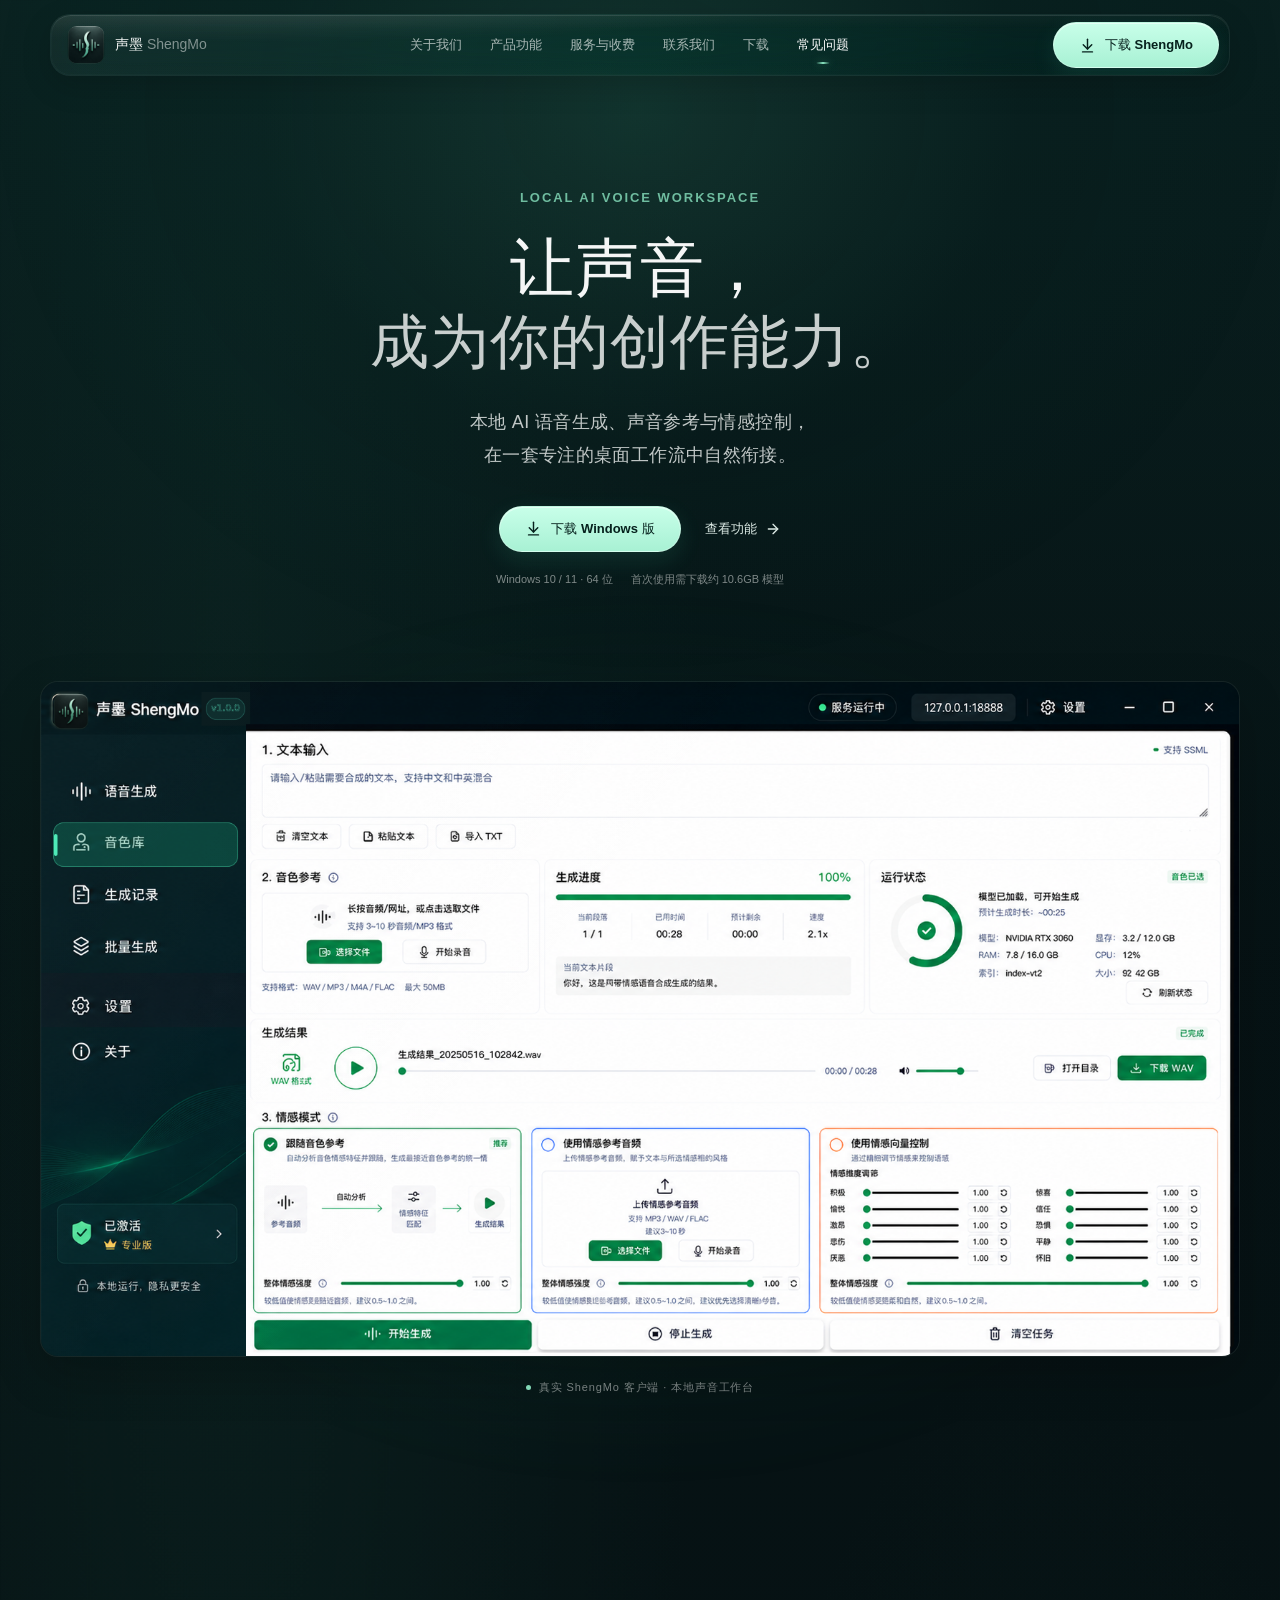
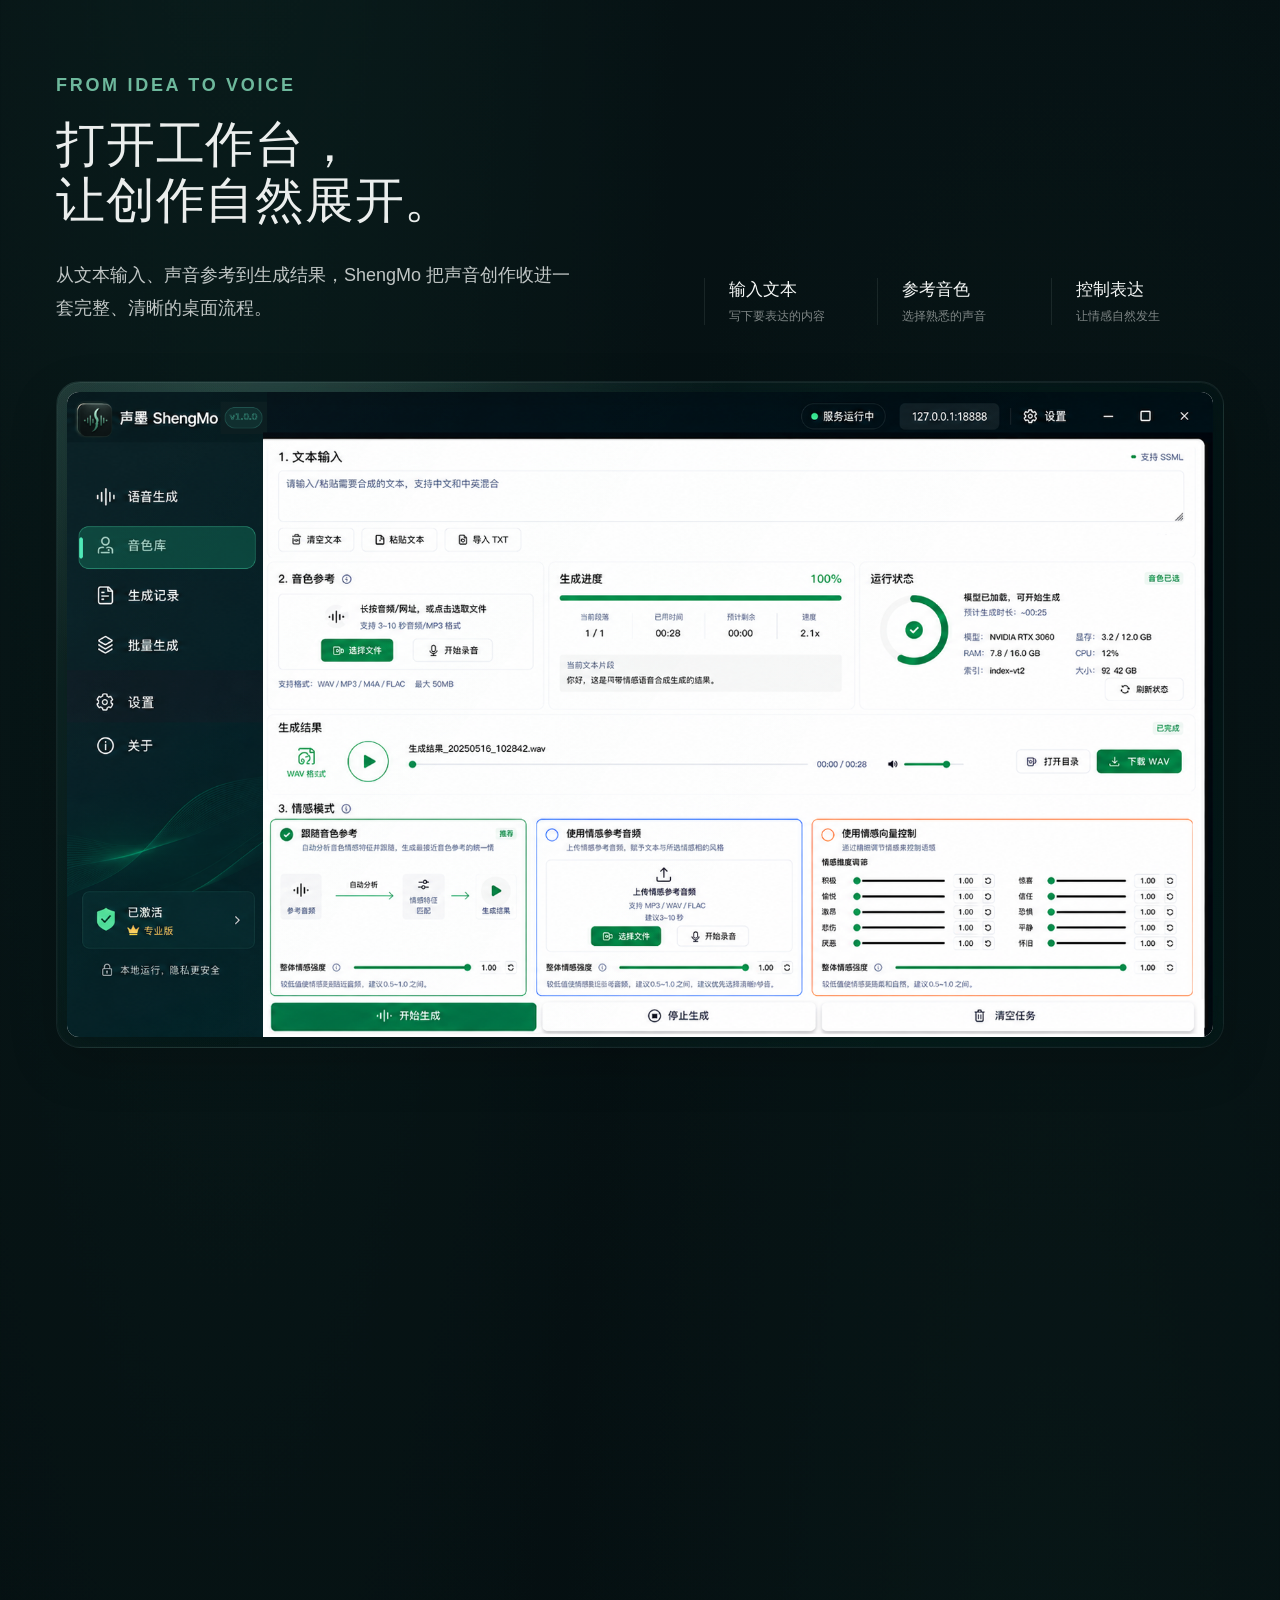
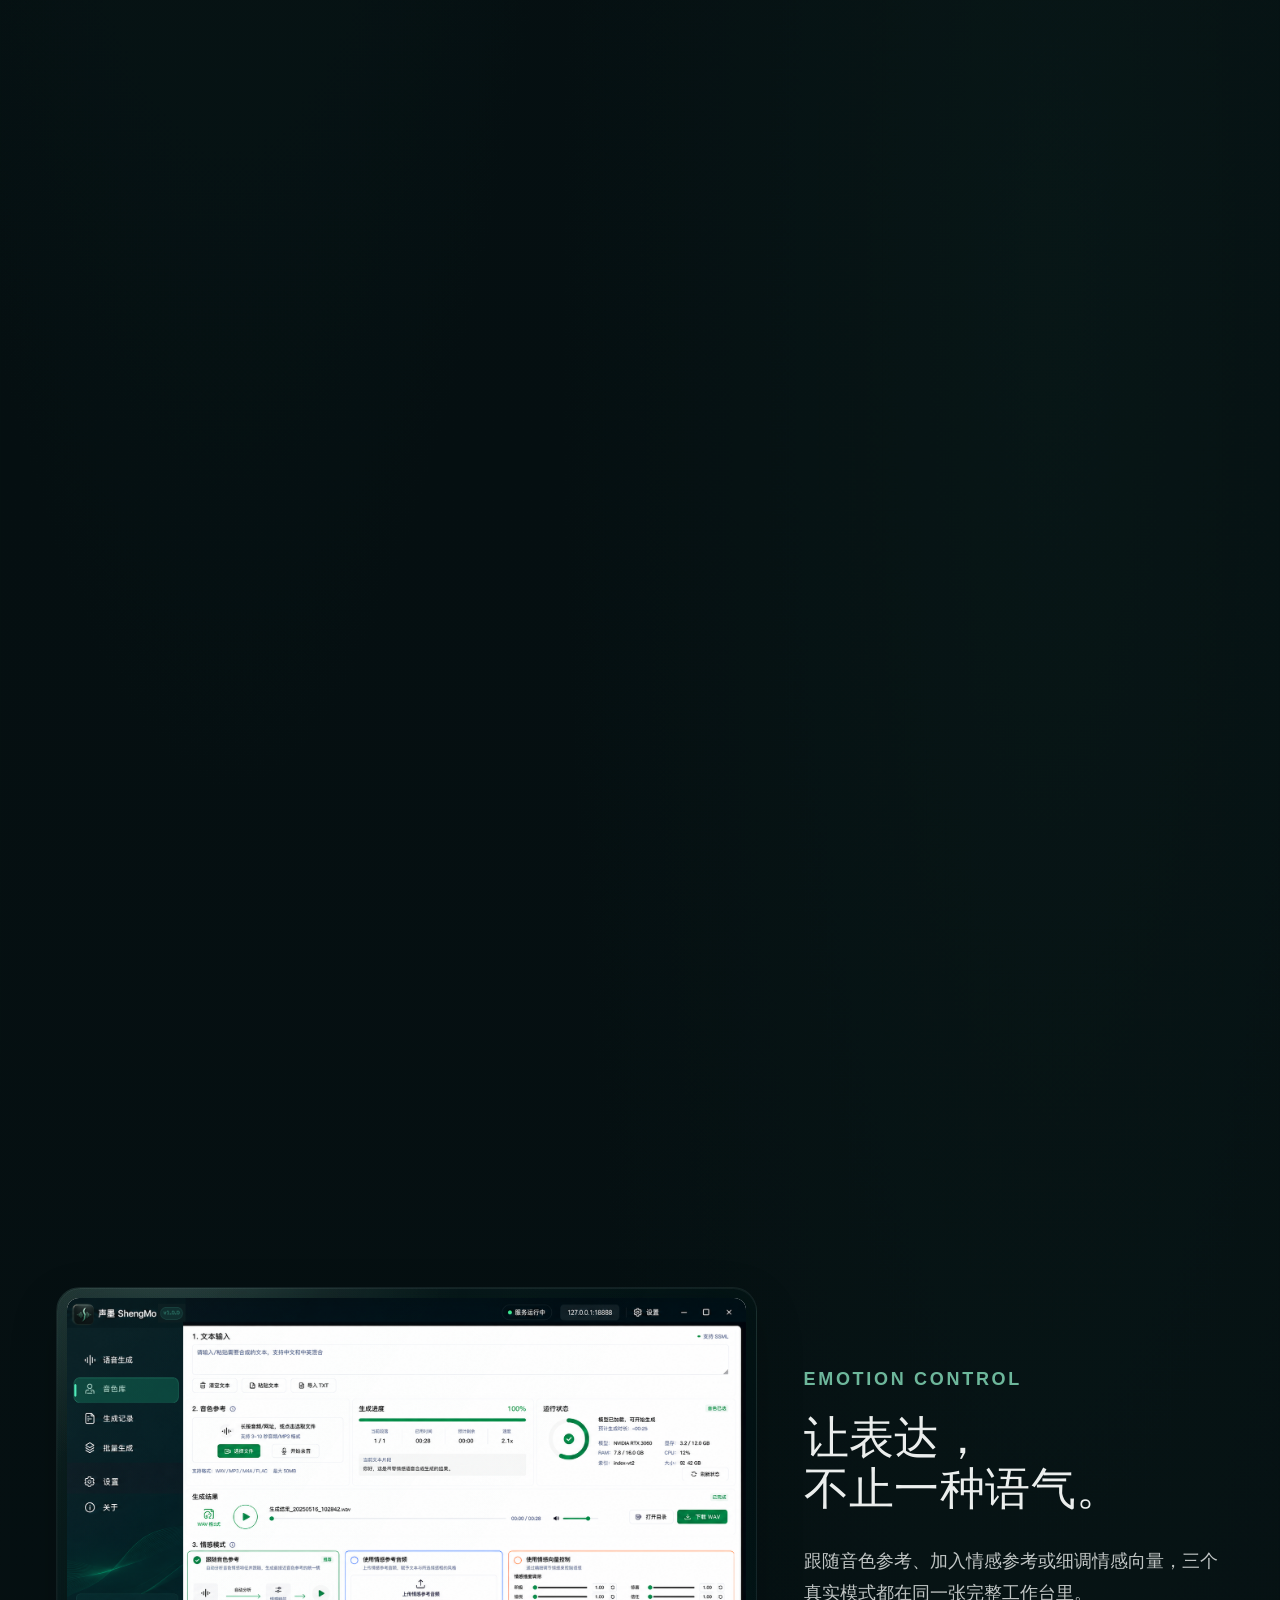
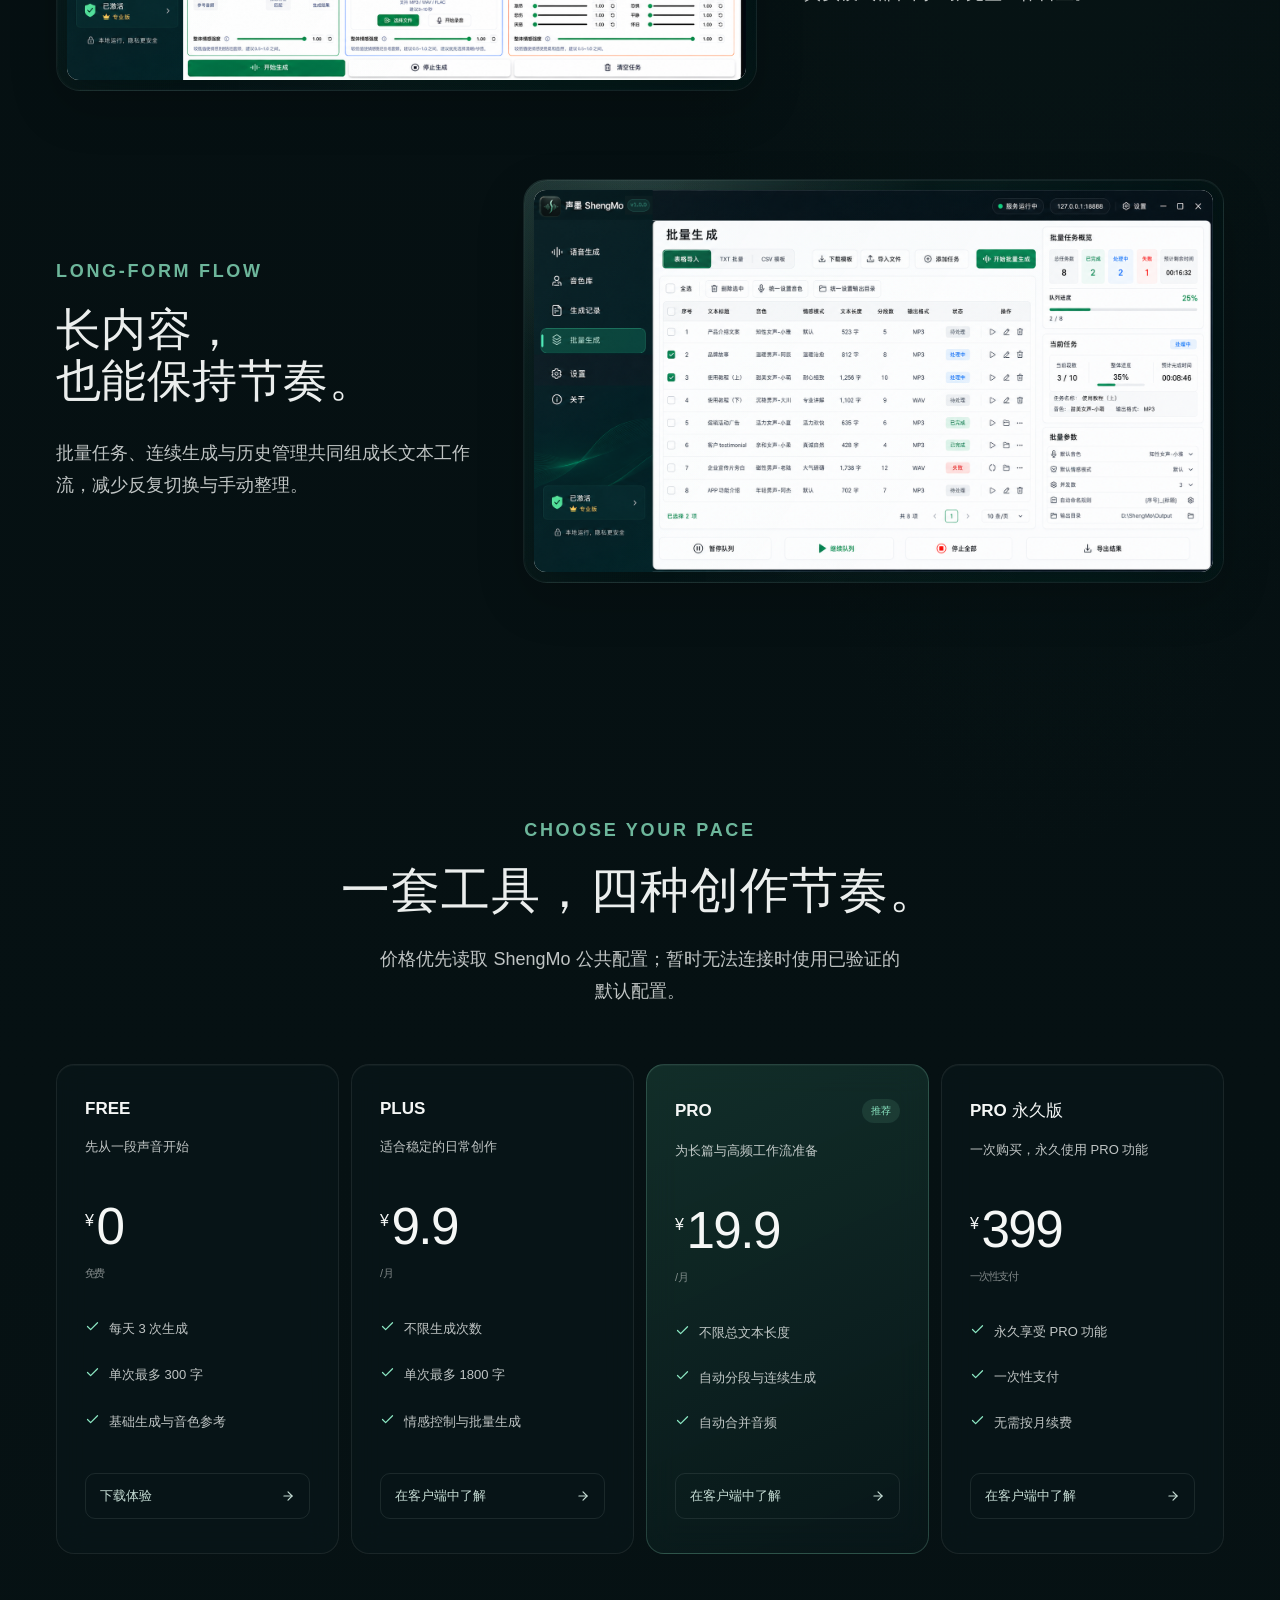
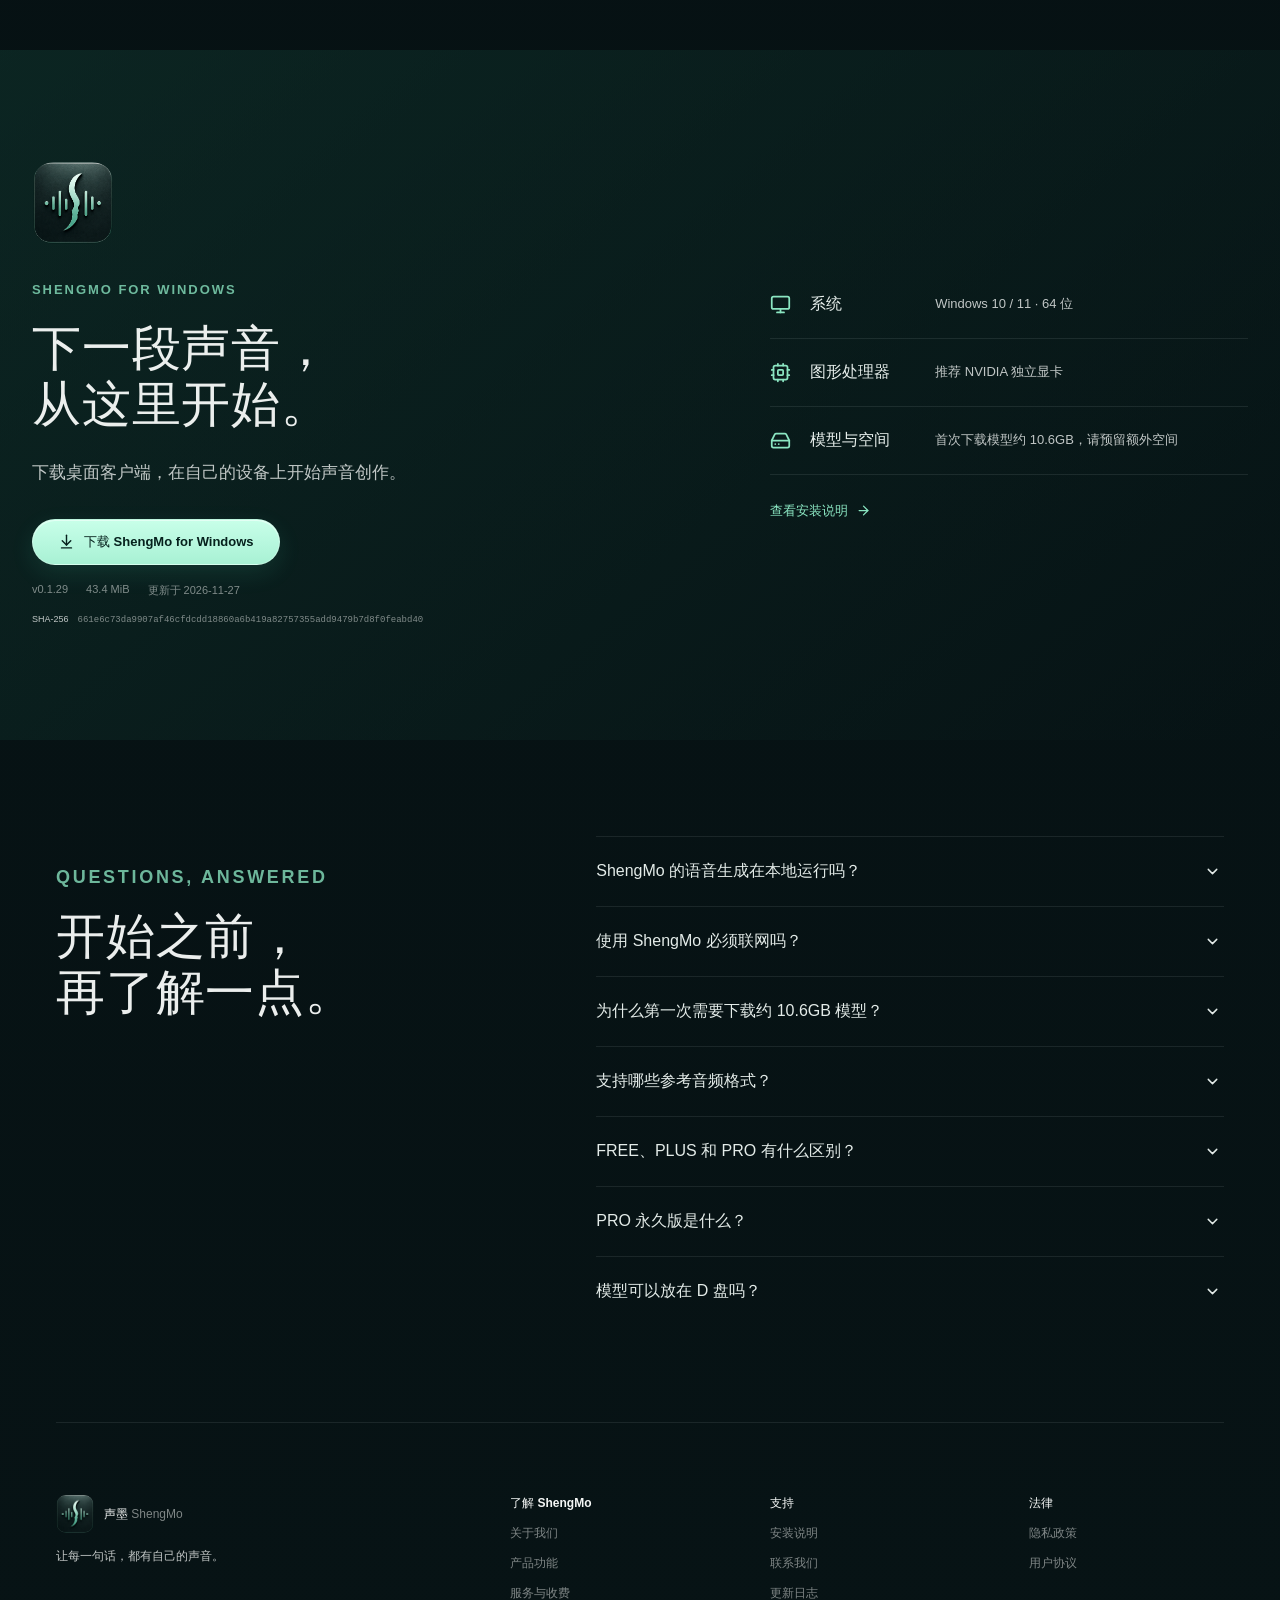
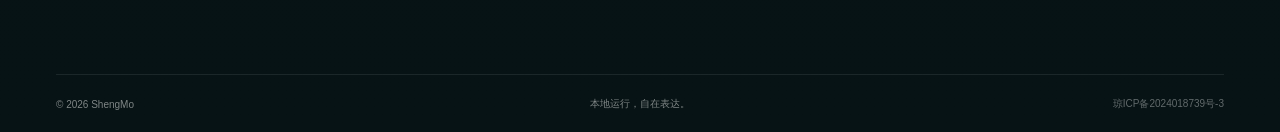
<file: index.html>
<!doctype html><html lang="zh-CN"><head><meta charset="UTF-8"/><meta name="viewport" content="width=device-width,initial-scale=1"/><meta name="theme-color" content="#071416"/><meta name="description" content="ShengMo 声墨 AI 是 Windows 本地 AI 语音生成工作台，提供声音参考、情感控制、长文本与批量工作流。"/><meta name="robots" content="index,follow,max-image-preview:large"/><link rel="canonical" href="https://shengmoai.cn/"/><link rel="icon" href="/assets/brand/logo.png"/><link rel="apple-touch-icon" href="/assets/brand/logo.png"/><link rel="preload" as="image" href="/assets/product-ui/03-语音生成-新.png" fetchpriority="high"/><meta property="og:type" content="website"/><meta property="og:locale" content="zh_CN"/><meta property="og:site_name" content="ShengMo 声墨 AI"/><meta property="og:title" content="ShengMo 声墨 AI｜本地 AI 语音生成工作台"/><meta property="og:description" content="让声音成为你的创作能力。声音参考、情感控制与长文本工作流，主要在本地设备完成。"/><meta property="og:url" content="https://shengmoai.cn/"/><meta property="og:image" content="https://shengmoai.cn/assets/brand/splash-screen-reference.png"/><meta name="twitter:card" content="summary_large_image"/><meta name="twitter:title" content="ShengMo 声墨 AI｜本地 AI 语音生成工作台"/><meta name="twitter:description" content="声音参考、情感控制与长文本工作流，主要在本地设备完成。"/><meta name="twitter:image" content="https://shengmoai.cn/assets/brand/splash-screen-reference.png"/><script type="application/ld+json">{"@context":"https://schema.org","@type":"SoftwareApplication","name":"ShengMo 声墨 AI","applicationCategory":"MultimediaApplication","operatingSystem":"Windows 10, Windows 11","description":"Windows 本地 AI 语音生成工作台，提供声音参考、情感控制、长文本与批量工作流。","url":"https://shengmoai.cn/","softwareVersion":"0.1.29"}</script><style>.static-fallback{max-width:1080px;margin:0 auto;padding:48px 24px 80px;color:#e9f4f1;font:16px/1.8 system-ui,sans-serif}.static-fallback nav{display:flex;gap:20px;flex-wrap:wrap;margin-bottom:64px}.static-fallback a{color:#83e3c0}.static-fallback h1{font-size:clamp(36px,6vw,72px);line-height:1.08}.static-fallback h2{margin-top:48px}.static-fallback p{max-width:760px;color:#b7c8c3}@media(max-width:600px){.static-fallback{padding:28px 18px 60px}.static-fallback nav{margin-bottom:42px}}</style><title>ShengMo 声墨 AI｜本地 AI 语音生成工作台</title>  <script type="module" crossorigin src="/assets/index-v0129-8b6110df0490.js"></script>
  <link rel="stylesheet" crossorigin href="/assets/index-GO4AMNdC.css">
</head><body><div id="root"><main data-static-fallback class="static-fallback"><nav aria-label="主要页面"><a href="/about/">关于我们</a><a href="/features/">产品功能</a><a href="/service/">服务与收费</a><a href="/contact/">联系我们</a><a href="/privacy/">隐私政策</a><a href="/terms/">用户协议</a></nav><h1>ShengMo 声墨 AI</h1><p>ShengMo 是面向 Windows 的本地 AI 语音生成工作台，提供文本与语音生成、声音参考、情感控制、音色库、批量生成、生成记录和本地模型管理。</p><h2>本地优先的声音创作</h2><p>语音推理、参考音频分析与生成结果主要在用户设备本地处理。官网提供真实产品介绍、客户端下载、服务与收费规则、联系渠道和法律政策。</p><p><a href="https://github.com/xiongjinbing/shengmo-releases/releases/download/v0.1.29/ShengMo-Setup-0.1.29-x64.exe">下载 ShengMo Windows 客户端</a></p></main></div></body></html>
</file>
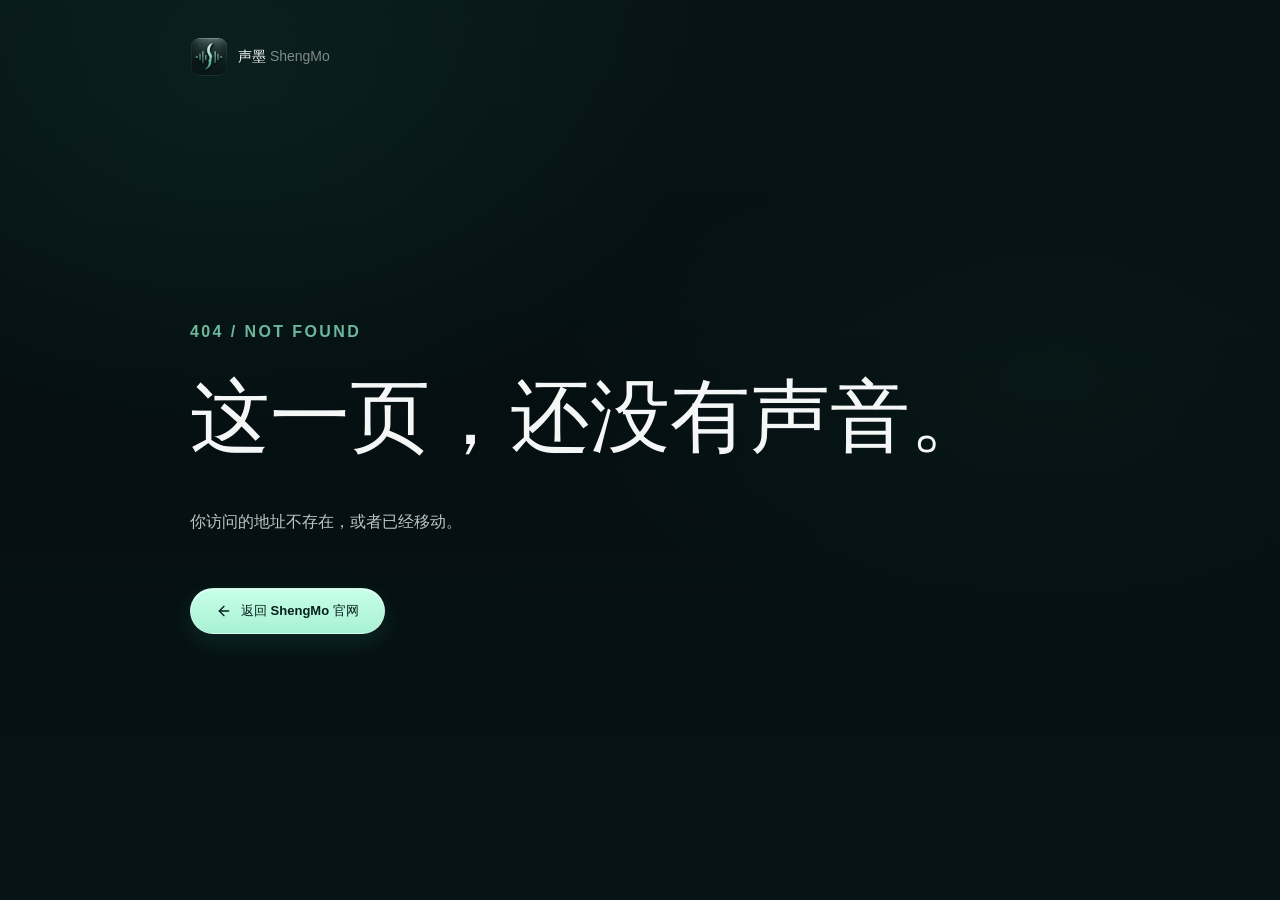
<file: about/index.html>
<!doctype html><html lang="zh-CN"><head><meta charset="UTF-8"/><meta name="viewport" content="width=device-width,initial-scale=1"/><meta name="theme-color" content="#071416"/><meta name="description" content="了解 ShengMo 声墨 AI 的产品定位、实际开发与运营情况。"/><meta name="robots" content="index,follow,max-image-preview:large"/><link rel="canonical" href="https://shengmoai.cn/about/"/><link rel="icon" href="/assets/brand/logo.png"/><link rel="apple-touch-icon" href="/assets/brand/logo.png"/><link rel="preload" as="image" href="/assets/product-ui/03-语音生成-新.png" fetchpriority="high"/><meta property="og:type" content="website"/><meta property="og:locale" content="zh_CN"/><meta property="og:site_name" content="ShengMo 声墨 AI"/><meta property="og:title" content="ShengMo 声墨 AI｜本地 AI 语音生成工作台"/><meta property="og:description" content="让声音成为你的创作能力。声音参考、情感控制与长文本工作流，主要在本地设备完成。"/><meta property="og:url" content="https://shengmoai.cn/"/><meta property="og:image" content="https://shengmoai.cn/assets/brand/splash-screen-reference.png"/><meta name="twitter:card" content="summary_large_image"/><meta name="twitter:title" content="ShengMo 声墨 AI｜本地 AI 语音生成工作台"/><meta name="twitter:description" content="声音参考、情感控制与长文本工作流，主要在本地设备完成。"/><meta name="twitter:image" content="https://shengmoai.cn/assets/brand/splash-screen-reference.png"/><script type="application/ld+json">{"@context":"https://schema.org","@type":"SoftwareApplication","name":"ShengMo 声墨 AI","applicationCategory":"MultimediaApplication","operatingSystem":"Windows 10, Windows 11","description":"Windows 本地 AI 语音生成工作台，提供声音参考、情感控制、长文本与批量工作流。","url":"https://shengmoai.cn/","softwareVersion":"0.1.29"}</script><style>.static-fallback{max-width:1080px;margin:0 auto;padding:48px 24px 80px;color:#e9f4f1;font:16px/1.8 system-ui,sans-serif}.static-fallback nav{display:flex;gap:20px;flex-wrap:wrap;margin-bottom:64px}.static-fallback a{color:#83e3c0}.static-fallback h1{font-size:clamp(36px,6vw,72px);line-height:1.08}.static-fallback h2{margin-top:48px}.static-fallback p{max-width:760px;color:#b7c8c3}@media(max-width:600px){.static-fallback{padding:28px 18px 60px}.static-fallback nav{margin-bottom:42px}}</style><title>关于 ShengMo｜ShengMo 声墨 AI</title>  <script type="module" crossorigin src="/assets/index-v0129-8b6110df0490.js"></script>
  <link rel="stylesheet" crossorigin href="/assets/index-GO4AMNdC.css">
</head><body><div id="root"><main data-static-fallback class="static-fallback"><nav aria-label="主要页面"><a href="/">首页</a><a href="/about/">关于我们</a><a href="/features/">产品功能</a><a href="/service/">服务与收费</a><a href="/contact/">联系我们</a><a href="/privacy/">隐私政策</a><a href="/terms/">用户协议</a></nav><h1>关于 ShengMo</h1><p>ShengMo（声墨）是一款面向 Windows 的本地 AI 语音生成工作台，围绕文本、声音参考、情感控制与长文本流程提供桌面端创作能力。</p><p>核心产品是安装在 Windows 设备上的桌面客户端。语音推理、参考音频分析与生成结果主要在用户本机完成；账号、会员、订单、版本配置以及客户端和模型下载服务需要联网。</p><p>当前公开 Windows 版本为 v0.1.29。官网展示的语音生成、音色库、批量生成、生成记录和本地模型页面均来自实际客户端。</p><p><a href="/">返回 ShengMo 官网</a></p></main></div></body></html>
</file>
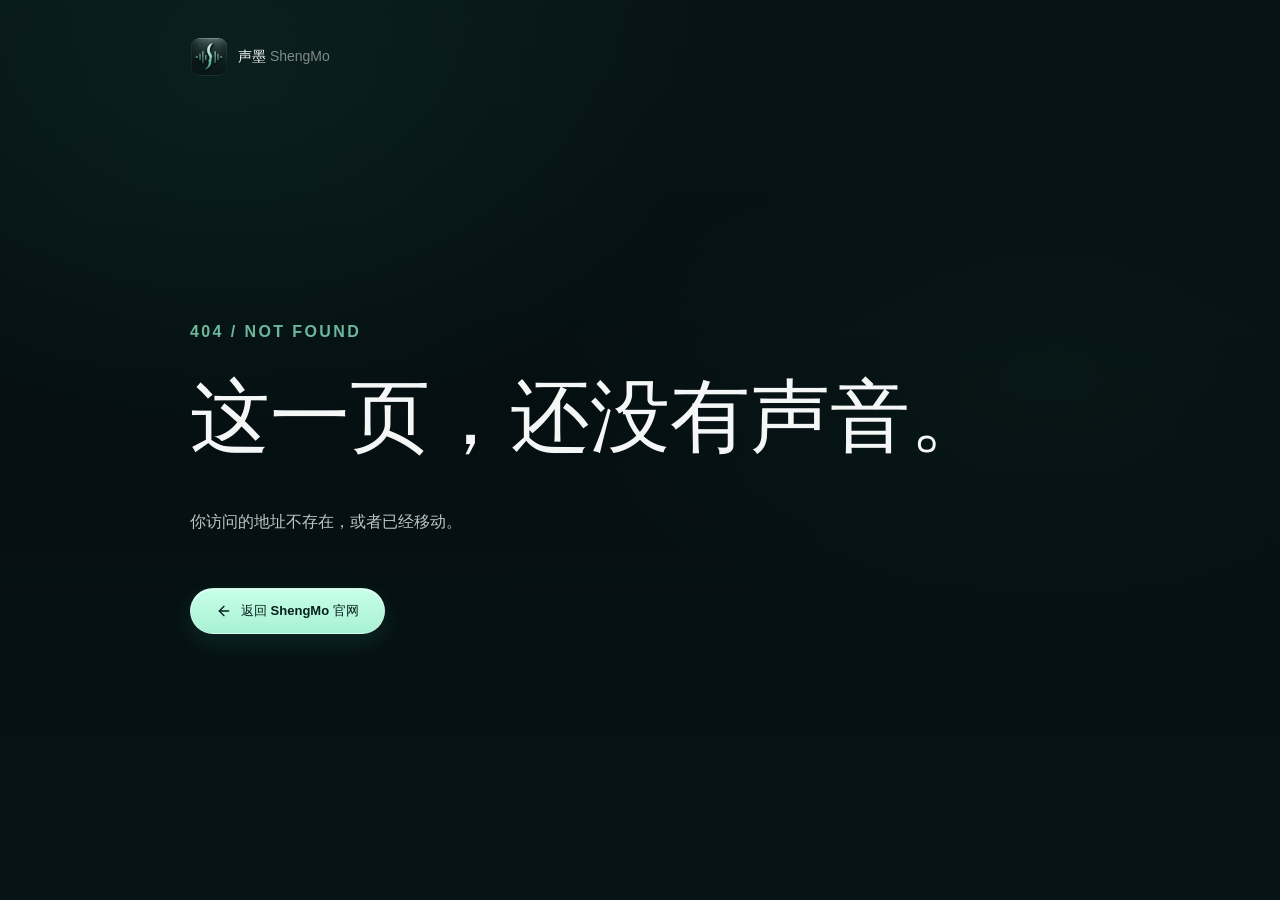
<file: changelog/index.html>
<!doctype html><html lang="zh-CN"><head><meta charset="UTF-8"/><meta name="viewport" content="width=device-width,initial-scale=1"/><meta name="theme-color" content="#071416"/><meta name="description" content="ShengMo Windows 客户端公开版本与更新说明。"/><meta name="robots" content="index,follow,max-image-preview:large"/><link rel="canonical" href="https://shengmoai.cn/changelog/"/><link rel="icon" href="/assets/brand/logo.png"/><link rel="apple-touch-icon" href="/assets/brand/logo.png"/><link rel="preload" as="image" href="/assets/product-ui/03-语音生成-新.png" fetchpriority="high"/><meta property="og:type" content="website"/><meta property="og:locale" content="zh_CN"/><meta property="og:site_name" content="ShengMo 声墨 AI"/><meta property="og:title" content="ShengMo 声墨 AI｜本地 AI 语音生成工作台"/><meta property="og:description" content="让声音成为你的创作能力。声音参考、情感控制与长文本工作流，主要在本地设备完成。"/><meta property="og:url" content="https://shengmoai.cn/"/><meta property="og:image" content="https://shengmoai.cn/assets/brand/splash-screen-reference.png"/><meta name="twitter:card" content="summary_large_image"/><meta name="twitter:title" content="ShengMo 声墨 AI｜本地 AI 语音生成工作台"/><meta name="twitter:description" content="声音参考、情感控制与长文本工作流，主要在本地设备完成。"/><meta name="twitter:image" content="https://shengmoai.cn/assets/brand/splash-screen-reference.png"/><script type="application/ld+json">{"@context":"https://schema.org","@type":"SoftwareApplication","name":"ShengMo 声墨 AI","applicationCategory":"MultimediaApplication","operatingSystem":"Windows 10, Windows 11","description":"Windows 本地 AI 语音生成工作台，提供声音参考、情感控制、长文本与批量工作流。","url":"https://shengmoai.cn/","softwareVersion":"0.1.29"}</script><style>.static-fallback{max-width:1080px;margin:0 auto;padding:48px 24px 80px;color:#e9f4f1;font:16px/1.8 system-ui,sans-serif}.static-fallback nav{display:flex;gap:20px;flex-wrap:wrap;margin-bottom:64px}.static-fallback a{color:#83e3c0}.static-fallback h1{font-size:clamp(36px,6vw,72px);line-height:1.08}.static-fallback h2{margin-top:48px}.static-fallback p{max-width:760px;color:#b7c8c3}@media(max-width:600px){.static-fallback{padding:28px 18px 60px}.static-fallback nav{margin-bottom:42px}}</style><title>更新日志｜ShengMo 声墨 AI</title>  <script type="module" crossorigin src="/assets/index-v0129-8b6110df0490.js"></script>
  <link rel="stylesheet" crossorigin href="/assets/index-GO4AMNdC.css">
</head><body><div id="root"><main data-static-fallback class="static-fallback"><nav aria-label="主要页面"><a href="/">首页</a><a href="/about/">关于我们</a><a href="/features/">产品功能</a><a href="/service/">服务与收费</a><a href="/contact/">联系我们</a><a href="/privacy/">隐私政策</a><a href="/terms/">用户协议</a></nav><h1>更新日志</h1><p>当前公开 Windows 版本为 v0.1.29。官网提供正式安装包、版本信息和 SHA-256 校验信息。</p><p>版本更新以官网和客户端实际发布信息为准。</p><p><a href="/">返回 ShengMo 官网</a></p></main></div></body></html>
</file>
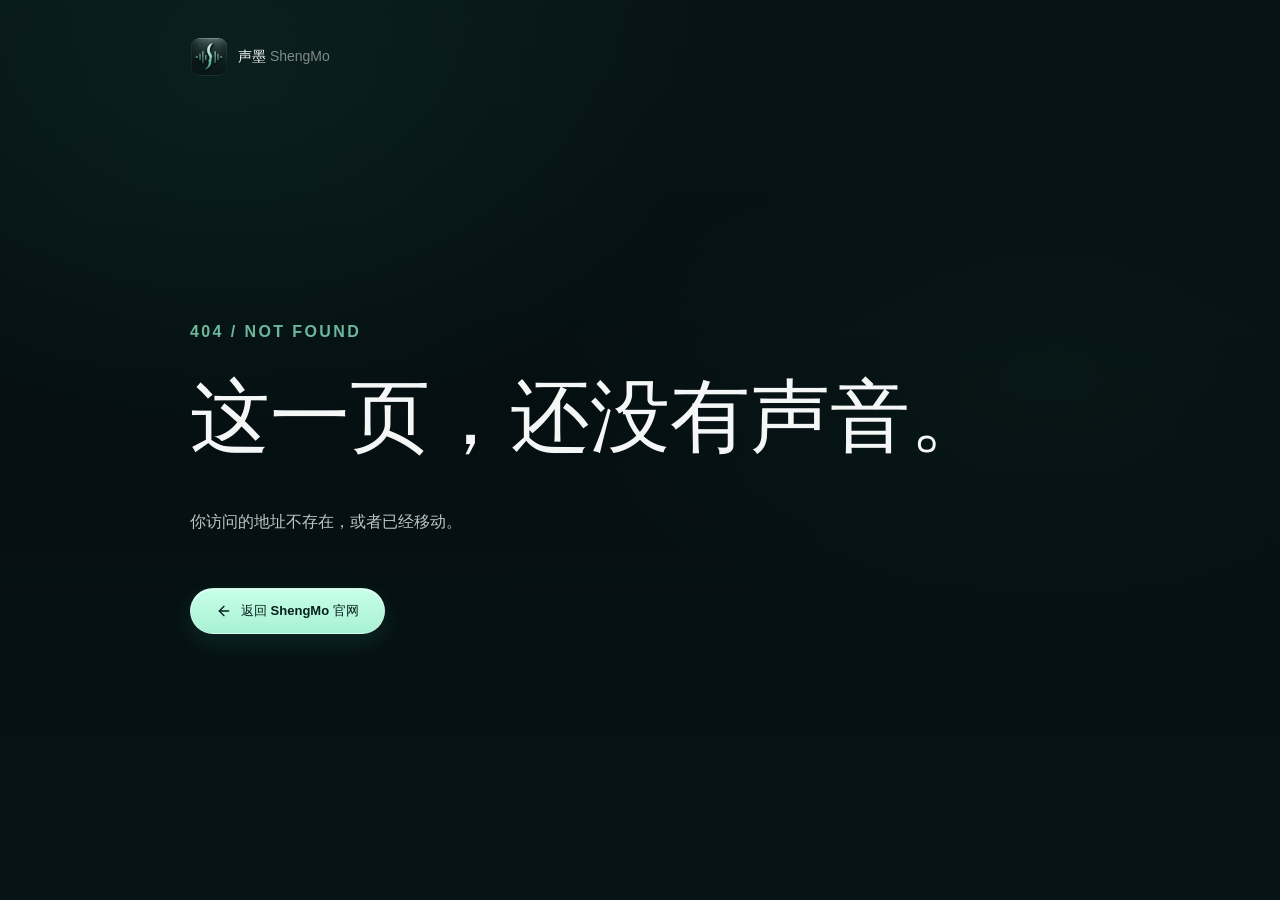
<file: contact/index.html>
<!doctype html><html lang="zh-CN"><head><meta charset="UTF-8"/><meta name="viewport" content="width=device-width,initial-scale=1"/><meta name="theme-color" content="#071416"/><meta name="description" content="ShengMo 声墨 AI 的真实产品支持和业务沟通渠道。"/><meta name="robots" content="index,follow,max-image-preview:large"/><link rel="canonical" href="https://shengmoai.cn/contact/"/><link rel="icon" href="/assets/brand/logo.png"/><link rel="apple-touch-icon" href="/assets/brand/logo.png"/><link rel="preload" as="image" href="/assets/product-ui/03-语音生成-新.png" fetchpriority="high"/><meta property="og:type" content="website"/><meta property="og:locale" content="zh_CN"/><meta property="og:site_name" content="ShengMo 声墨 AI"/><meta property="og:title" content="ShengMo 声墨 AI｜本地 AI 语音生成工作台"/><meta property="og:description" content="让声音成为你的创作能力。声音参考、情感控制与长文本工作流，主要在本地设备完成。"/><meta property="og:url" content="https://shengmoai.cn/"/><meta property="og:image" content="https://shengmoai.cn/assets/brand/splash-screen-reference.png"/><meta name="twitter:card" content="summary_large_image"/><meta name="twitter:title" content="ShengMo 声墨 AI｜本地 AI 语音生成工作台"/><meta name="twitter:description" content="声音参考、情感控制与长文本工作流，主要在本地设备完成。"/><meta name="twitter:image" content="https://shengmoai.cn/assets/brand/splash-screen-reference.png"/><script type="application/ld+json">{"@context":"https://schema.org","@type":"SoftwareApplication","name":"ShengMo 声墨 AI","applicationCategory":"MultimediaApplication","operatingSystem":"Windows 10, Windows 11","description":"Windows 本地 AI 语音生成工作台，提供声音参考、情感控制、长文本与批量工作流。","url":"https://shengmoai.cn/","softwareVersion":"0.1.29"}</script><style>.static-fallback{max-width:1080px;margin:0 auto;padding:48px 24px 80px;color:#e9f4f1;font:16px/1.8 system-ui,sans-serif}.static-fallback nav{display:flex;gap:20px;flex-wrap:wrap;margin-bottom:64px}.static-fallback a{color:#83e3c0}.static-fallback h1{font-size:clamp(36px,6vw,72px);line-height:1.08}.static-fallback h2{margin-top:48px}.static-fallback p{max-width:760px;color:#b7c8c3}@media(max-width:600px){.static-fallback{padding:28px 18px 60px}.static-fallback nav{margin-bottom:42px}}</style><title>联系我们｜ShengMo 声墨 AI</title>  <script type="module" crossorigin src="/assets/index-v0129-8b6110df0490.js"></script>
  <link rel="stylesheet" crossorigin href="/assets/index-GO4AMNdC.css">
</head><body><div id="root"><main data-static-fallback class="static-fallback"><nav aria-label="主要页面"><a href="/">首页</a><a href="/about/">关于我们</a><a href="/features/">产品功能</a><a href="/service/">服务与收费</a><a href="/contact/">联系我们</a><a href="/privacy/">隐私政策</a><a href="/terms/">用户协议</a></nav><h1>联系我们</h1><p>产品使用帮助、问题反馈、订单核对或业务沟通，请发送邮件至 xiongjinbing799@gmail.com。</p><p>也可以打开 ShengMo 客户端“关于”页面，点击“在线支持”查看微信客服二维码。</p><p>联系支持时可提供 ShengMo 版本、Build ID、Windows 版本、复现步骤和脱敏截图。请勿发送密码、验证码、支付密码或任何密钥。</p><p><a href="/">返回 ShengMo 官网</a></p></main></div></body></html>
</file>
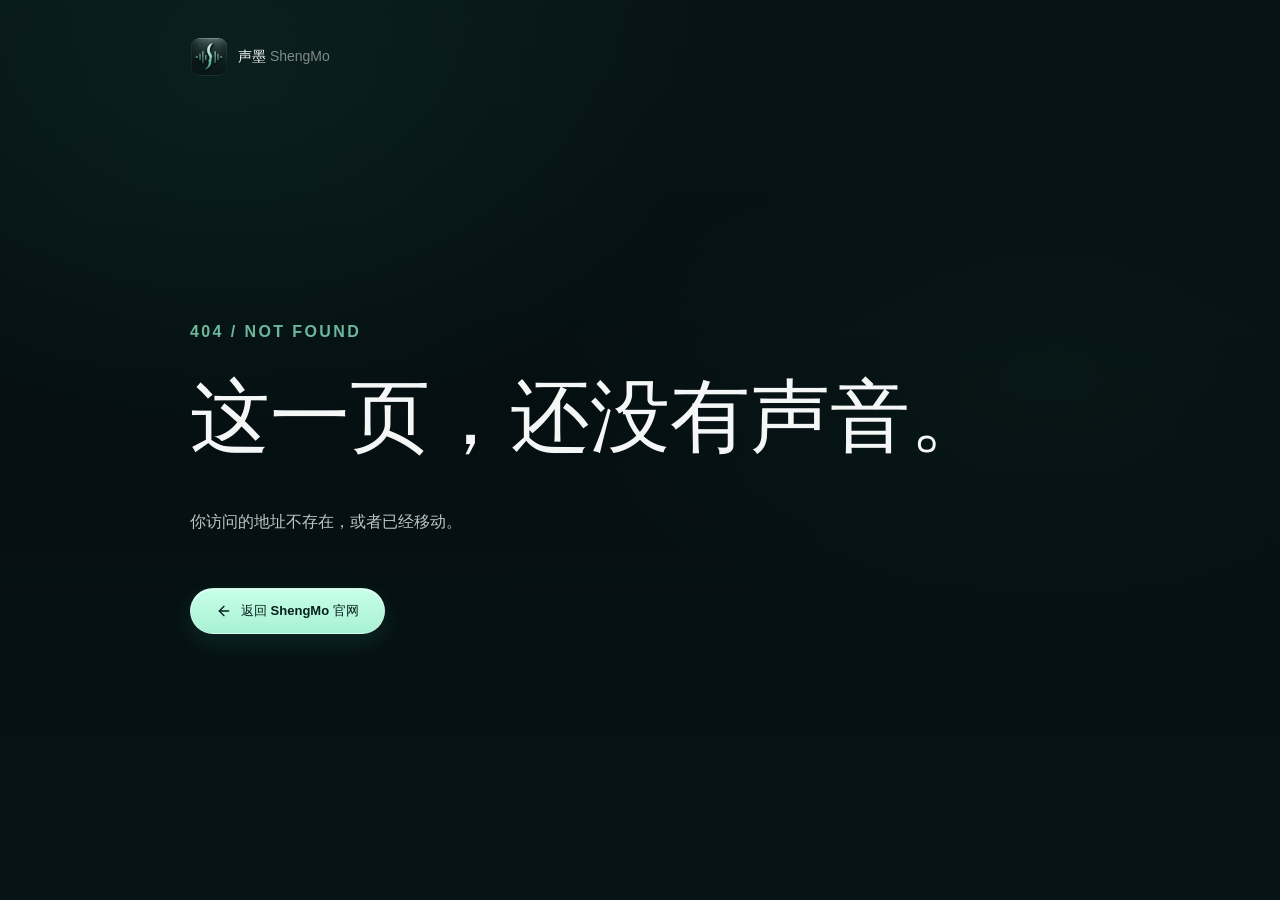
<file: docs/index.html>
<!doctype html><html lang="zh-CN"><head><meta charset="UTF-8"/><meta name="viewport" content="width=device-width,initial-scale=1"/><meta name="theme-color" content="#071416"/><meta name="description" content="ShengMo Windows 客户端安装与运行环境说明。"/><meta name="robots" content="index,follow,max-image-preview:large"/><link rel="canonical" href="https://shengmoai.cn/docs/"/><link rel="icon" href="/assets/brand/logo.png"/><link rel="apple-touch-icon" href="/assets/brand/logo.png"/><link rel="preload" as="image" href="/assets/product-ui/03-语音生成-新.png" fetchpriority="high"/><meta property="og:type" content="website"/><meta property="og:locale" content="zh_CN"/><meta property="og:site_name" content="ShengMo 声墨 AI"/><meta property="og:title" content="ShengMo 声墨 AI｜本地 AI 语音生成工作台"/><meta property="og:description" content="让声音成为你的创作能力。声音参考、情感控制与长文本工作流，主要在本地设备完成。"/><meta property="og:url" content="https://shengmoai.cn/"/><meta property="og:image" content="https://shengmoai.cn/assets/brand/splash-screen-reference.png"/><meta name="twitter:card" content="summary_large_image"/><meta name="twitter:title" content="ShengMo 声墨 AI｜本地 AI 语音生成工作台"/><meta name="twitter:description" content="声音参考、情感控制与长文本工作流，主要在本地设备完成。"/><meta name="twitter:image" content="https://shengmoai.cn/assets/brand/splash-screen-reference.png"/><script type="application/ld+json">{"@context":"https://schema.org","@type":"SoftwareApplication","name":"ShengMo 声墨 AI","applicationCategory":"MultimediaApplication","operatingSystem":"Windows 10, Windows 11","description":"Windows 本地 AI 语音生成工作台，提供声音参考、情感控制、长文本与批量工作流。","url":"https://shengmoai.cn/","softwareVersion":"0.1.29"}</script><style>.static-fallback{max-width:1080px;margin:0 auto;padding:48px 24px 80px;color:#e9f4f1;font:16px/1.8 system-ui,sans-serif}.static-fallback nav{display:flex;gap:20px;flex-wrap:wrap;margin-bottom:64px}.static-fallback a{color:#83e3c0}.static-fallback h1{font-size:clamp(36px,6vw,72px);line-height:1.08}.static-fallback h2{margin-top:48px}.static-fallback p{max-width:760px;color:#b7c8c3}@media(max-width:600px){.static-fallback{padding:28px 18px 60px}.static-fallback nav{margin-bottom:42px}}</style><title>安装说明｜ShengMo 声墨 AI</title>  <script type="module" crossorigin src="/assets/index-v0129-8b6110df0490.js"></script>
  <link rel="stylesheet" crossorigin href="/assets/index-GO4AMNdC.css">
</head><body><div id="root"><main data-static-fallback class="static-fallback"><nav aria-label="主要页面"><a href="/">首页</a><a href="/about/">关于我们</a><a href="/features/">产品功能</a><a href="/service/">服务与收费</a><a href="/contact/">联系我们</a><a href="/privacy/">隐私政策</a><a href="/terms/">用户协议</a></nav><h1>安装说明</h1><p>下载官网提供的 Windows 安装包并完成安装。当前客户端面向 Windows 10 / 11 64 位系统。</p><p>首次使用需要下载约 10.6GB 的本地 AI 模型，建议使用 NVIDIA 独立显卡并预留充足磁盘空间。</p><p><a href="/">返回 ShengMo 官网</a></p></main></div></body></html>
</file>
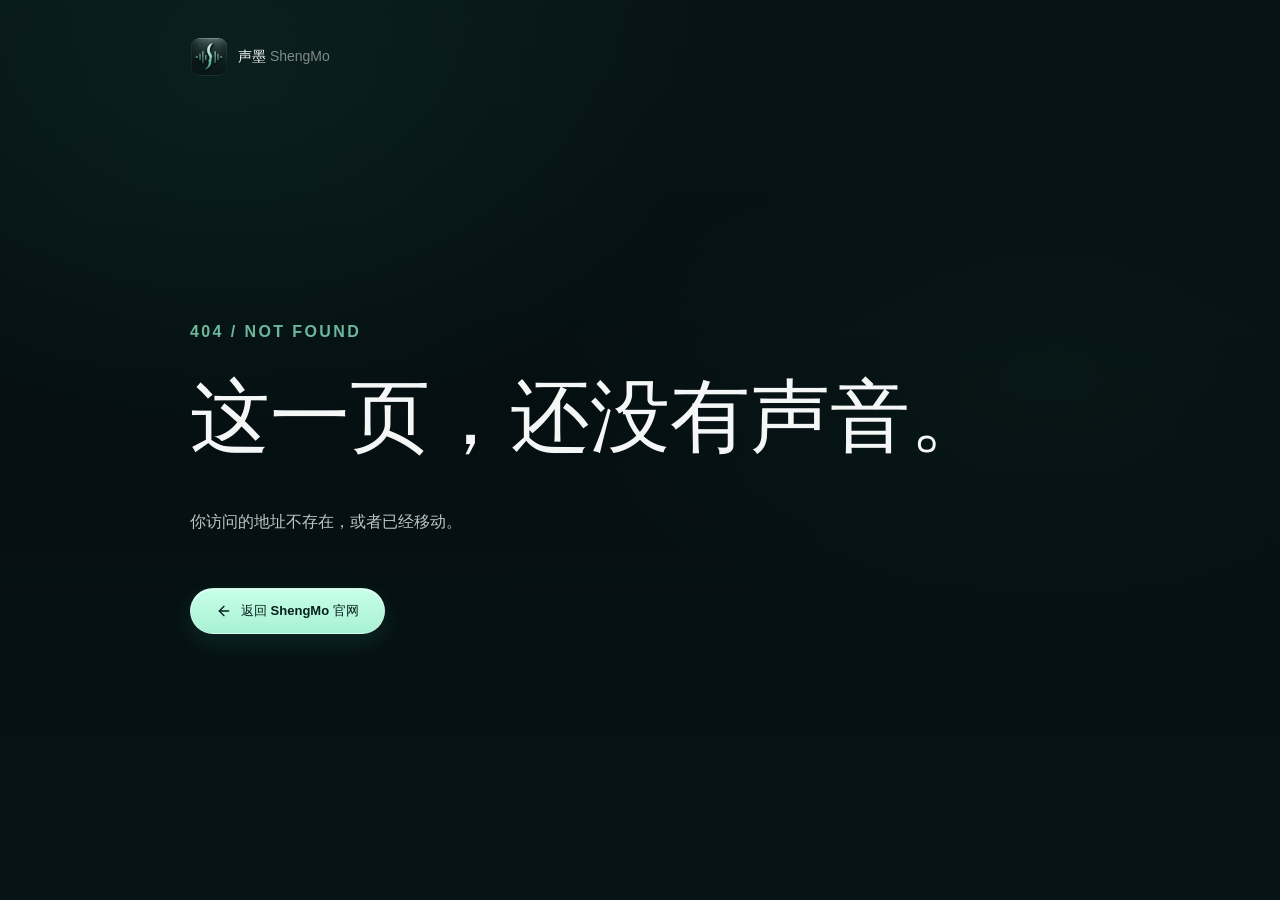
<file: features/index.html>
<!doctype html><html lang="zh-CN"><head><meta charset="UTF-8"/><meta name="viewport" content="width=device-width,initial-scale=1"/><meta name="theme-color" content="#071416"/><meta name="description" content="查看 ShengMo 已经实现的本地 AI 语音生成功能和适用场景。"/><meta name="robots" content="index,follow,max-image-preview:large"/><link rel="canonical" href="https://shengmoai.cn/features/"/><link rel="icon" href="/assets/brand/logo.png"/><link rel="apple-touch-icon" href="/assets/brand/logo.png"/><link rel="preload" as="image" href="/assets/product-ui/03-语音生成-新.png" fetchpriority="high"/><meta property="og:type" content="website"/><meta property="og:locale" content="zh_CN"/><meta property="og:site_name" content="ShengMo 声墨 AI"/><meta property="og:title" content="ShengMo 声墨 AI｜本地 AI 语音生成工作台"/><meta property="og:description" content="让声音成为你的创作能力。声音参考、情感控制与长文本工作流，主要在本地设备完成。"/><meta property="og:url" content="https://shengmoai.cn/"/><meta property="og:image" content="https://shengmoai.cn/assets/brand/splash-screen-reference.png"/><meta name="twitter:card" content="summary_large_image"/><meta name="twitter:title" content="ShengMo 声墨 AI｜本地 AI 语音生成工作台"/><meta name="twitter:description" content="声音参考、情感控制与长文本工作流，主要在本地设备完成。"/><meta name="twitter:image" content="https://shengmoai.cn/assets/brand/splash-screen-reference.png"/><script type="application/ld+json">{"@context":"https://schema.org","@type":"SoftwareApplication","name":"ShengMo 声墨 AI","applicationCategory":"MultimediaApplication","operatingSystem":"Windows 10, Windows 11","description":"Windows 本地 AI 语音生成工作台，提供声音参考、情感控制、长文本与批量工作流。","url":"https://shengmoai.cn/","softwareVersion":"0.1.29"}</script><style>.static-fallback{max-width:1080px;margin:0 auto;padding:48px 24px 80px;color:#e9f4f1;font:16px/1.8 system-ui,sans-serif}.static-fallback nav{display:flex;gap:20px;flex-wrap:wrap;margin-bottom:64px}.static-fallback a{color:#83e3c0}.static-fallback h1{font-size:clamp(36px,6vw,72px);line-height:1.08}.static-fallback h2{margin-top:48px}.static-fallback p{max-width:760px;color:#b7c8c3}@media(max-width:600px){.static-fallback{padding:28px 18px 60px}.static-fallback nav{margin-bottom:42px}}</style><title>产品功能｜ShengMo 声墨 AI</title>  <script type="module" crossorigin src="/assets/index-v0129-8b6110df0490.js"></script>
  <link rel="stylesheet" crossorigin href="/assets/index-GO4AMNdC.css">
</head><body><div id="root"><main data-static-fallback class="static-fallback"><nav aria-label="主要页面"><a href="/">首页</a><a href="/about/">关于我们</a><a href="/features/">产品功能</a><a href="/service/">服务与收费</a><a href="/contact/">联系我们</a><a href="/privacy/">隐私政策</a><a href="/terms/">用户协议</a></nav><h1>产品功能</h1><p>ShengMo 已实现文本与语音生成、3–10 秒声音参考、情感参考与情感向量控制、音色库、批量生成、长文本分段、生成记录和本地模型管理。</p><p>产品适用于自有或已获授权内容的视频旁白、课程演示、长篇内容制作和声音表达试验。用户应确保输入文本和声音素材来源合法并拥有必要权利。</p><p>当前客户端面向 Windows 10 / 11 64 位系统，推荐使用 NVIDIA 独立显卡。首次使用需要下载约 10.6GB 的本地 AI 模型。</p><p><a href="/">返回 ShengMo 官网</a></p></main></div></body></html>
</file>
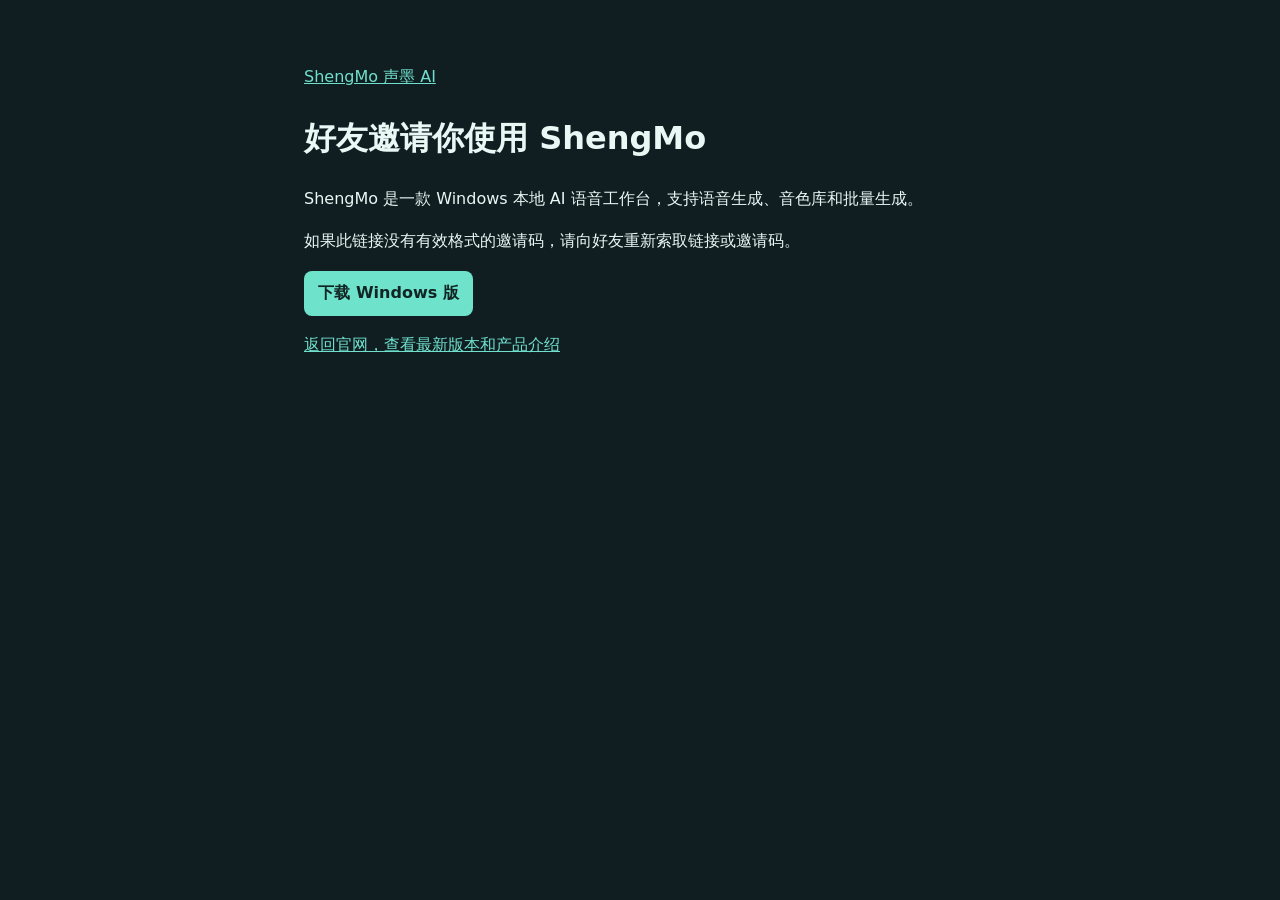
<file: invite/index.html>
<!doctype html>
<html lang="zh-CN">
<head>
<meta charset="utf-8">
<meta name="viewport" content="width=device-width, initial-scale=1">
<meta name="robots" content="noindex">
<meta name="referrer" content="no-referrer">
<title>好友邀请｜ShengMo 声墨 AI</title>
<link rel="stylesheet" href="/invite/invite.css">
<script src="/invite/invite.js" defer></script>
</head>
<body>
<main>
<a href="/">ShengMo 声墨 AI</a>
<h1>好友邀请你使用 ShengMo</h1>
<p>ShengMo 是一款 Windows 本地 AI 语音工作台，支持语音生成、音色库和批量生成。</p>
<section id="invite" hidden aria-labelledby="code-label">
<h2 id="code-label">好友邀请码</h2>
<code id="code"></code>
<button id="copy" type="button">复制邀请码</button>
<p id="copy-status" role="status"></p>
<ol>
<li>复制上方的邀请码，然后下载并安装 ShengMo。</li>
<li>打开客户端，点击「注册」，完成邮箱验证。</li>
<li>展开注册表单的「邀请码」选项，粘贴邀请码后提交注册。</li>
</ol>
</section>
<p id="missing">如果此链接没有有效格式的邀请码，请向好友重新索取链接或邀请码。</p>
<a id="download" class="download" href="https://github.com/xiongjinbing/shengmo-releases/releases/download/v0.1.29/ShengMo-Setup-0.1.29-x64.exe">下载 Windows 版</a>
<p><a href="/">返回官网，查看最新版本和产品介绍</a></p>
</main>
</body>
</html>
</file>
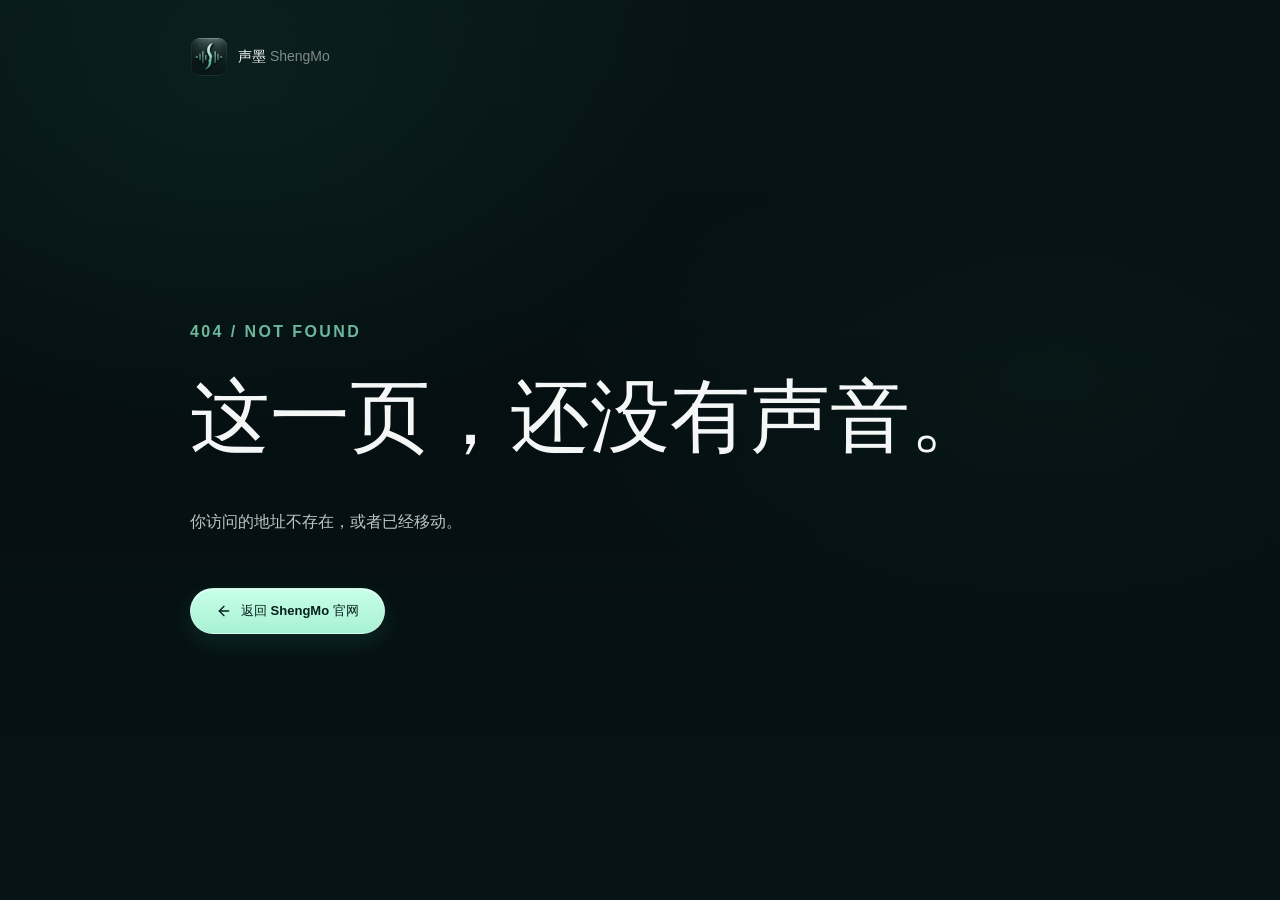
<file: privacy/index.html>
<!doctype html><html lang="zh-CN"><head><meta charset="UTF-8"/><meta name="viewport" content="width=device-width,initial-scale=1"/><meta name="theme-color" content="#071416"/><meta name="description" content="ShengMo 本地处理、联网服务和个人信息保护说明。"/><meta name="robots" content="index,follow,max-image-preview:large"/><link rel="canonical" href="https://shengmoai.cn/privacy/"/><link rel="icon" href="/assets/brand/logo.png"/><link rel="apple-touch-icon" href="/assets/brand/logo.png"/><link rel="preload" as="image" href="/assets/product-ui/03-语音生成-新.png" fetchpriority="high"/><meta property="og:type" content="website"/><meta property="og:locale" content="zh_CN"/><meta property="og:site_name" content="ShengMo 声墨 AI"/><meta property="og:title" content="ShengMo 声墨 AI｜本地 AI 语音生成工作台"/><meta property="og:description" content="让声音成为你的创作能力。声音参考、情感控制与长文本工作流，主要在本地设备完成。"/><meta property="og:url" content="https://shengmoai.cn/"/><meta property="og:image" content="https://shengmoai.cn/assets/brand/splash-screen-reference.png"/><meta name="twitter:card" content="summary_large_image"/><meta name="twitter:title" content="ShengMo 声墨 AI｜本地 AI 语音生成工作台"/><meta name="twitter:description" content="声音参考、情感控制与长文本工作流，主要在本地设备完成。"/><meta name="twitter:image" content="https://shengmoai.cn/assets/brand/splash-screen-reference.png"/><script type="application/ld+json">{"@context":"https://schema.org","@type":"SoftwareApplication","name":"ShengMo 声墨 AI","applicationCategory":"MultimediaApplication","operatingSystem":"Windows 10, Windows 11","description":"Windows 本地 AI 语音生成工作台，提供声音参考、情感控制、长文本与批量工作流。","url":"https://shengmoai.cn/","softwareVersion":"0.1.29"}</script><style>.static-fallback{max-width:1080px;margin:0 auto;padding:48px 24px 80px;color:#e9f4f1;font:16px/1.8 system-ui,sans-serif}.static-fallback nav{display:flex;gap:20px;flex-wrap:wrap;margin-bottom:64px}.static-fallback a{color:#83e3c0}.static-fallback h1{font-size:clamp(36px,6vw,72px);line-height:1.08}.static-fallback h2{margin-top:48px}.static-fallback p{max-width:760px;color:#b7c8c3}@media(max-width:600px){.static-fallback{padding:28px 18px 60px}.static-fallback nav{margin-bottom:42px}}</style><title>隐私政策｜ShengMo 声墨 AI</title>  <script type="module" crossorigin src="/assets/index-v0129-8b6110df0490.js"></script>
  <link rel="stylesheet" crossorigin href="/assets/index-GO4AMNdC.css">
</head><body><div id="root"><main data-static-fallback class="static-fallback"><nav aria-label="主要页面"><a href="/">首页</a><a href="/about/">关于我们</a><a href="/features/">产品功能</a><a href="/service/">服务与收费</a><a href="/contact/">联系我们</a><a href="/privacy/">隐私政策</a><a href="/terms/">用户协议</a></nav><h1>隐私政策</h1><p>语音生成文本、参考音频、生成音频、本地模型和生成记录主要保存在用户设备上。</p><p>联网服务会处理注册邮箱、账号状态、会员与订单、客户端版本和必要诊断信息，用于登录、订单核验、版本下载和故障排查。</p><p>隐私相关问题可发送至 xiongjinbing799@gmail.com。请勿发送密码、验证码或支付密钥。</p><p><a href="/">返回 ShengMo 官网</a></p></main></div></body></html>
</file>
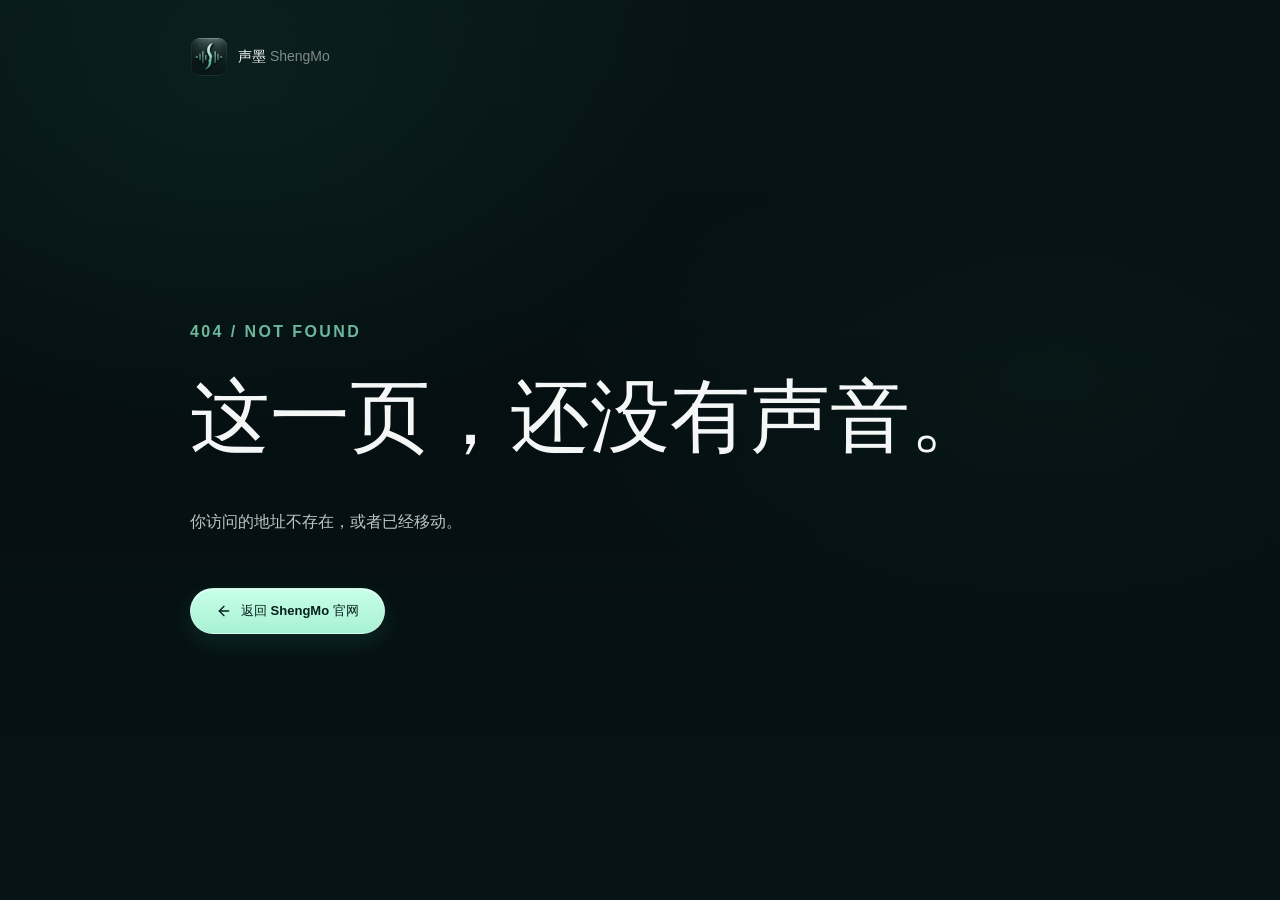
<file: service/index.html>
<!doctype html><html lang="zh-CN"><head><meta charset="UTF-8"/><meta name="viewport" content="width=device-width,initial-scale=1"/><meta name="theme-color" content="#071416"/><meta name="description" content="查看 ShengMo 的公开套餐、计费规则、支付确认和退款申请方式。"/><meta name="robots" content="index,follow,max-image-preview:large"/><link rel="canonical" href="https://shengmoai.cn/service/"/><link rel="icon" href="/assets/brand/logo.png"/><link rel="apple-touch-icon" href="/assets/brand/logo.png"/><link rel="preload" as="image" href="/assets/product-ui/03-语音生成-新.png" fetchpriority="high"/><meta property="og:type" content="website"/><meta property="og:locale" content="zh_CN"/><meta property="og:site_name" content="ShengMo 声墨 AI"/><meta property="og:title" content="ShengMo 声墨 AI｜本地 AI 语音生成工作台"/><meta property="og:description" content="让声音成为你的创作能力。声音参考、情感控制与长文本工作流，主要在本地设备完成。"/><meta property="og:url" content="https://shengmoai.cn/"/><meta property="og:image" content="https://shengmoai.cn/assets/brand/splash-screen-reference.png"/><meta name="twitter:card" content="summary_large_image"/><meta name="twitter:title" content="ShengMo 声墨 AI｜本地 AI 语音生成工作台"/><meta name="twitter:description" content="声音参考、情感控制与长文本工作流，主要在本地设备完成。"/><meta name="twitter:image" content="https://shengmoai.cn/assets/brand/splash-screen-reference.png"/><script type="application/ld+json">{"@context":"https://schema.org","@type":"SoftwareApplication","name":"ShengMo 声墨 AI","applicationCategory":"MultimediaApplication","operatingSystem":"Windows 10, Windows 11","description":"Windows 本地 AI 语音生成工作台，提供声音参考、情感控制、长文本与批量工作流。","url":"https://shengmoai.cn/","softwareVersion":"0.1.29"}</script><style>.static-fallback{max-width:1080px;margin:0 auto;padding:48px 24px 80px;color:#e9f4f1;font:16px/1.8 system-ui,sans-serif}.static-fallback nav{display:flex;gap:20px;flex-wrap:wrap;margin-bottom:64px}.static-fallback a{color:#83e3c0}.static-fallback h1{font-size:clamp(36px,6vw,72px);line-height:1.08}.static-fallback h2{margin-top:48px}.static-fallback p{max-width:760px;color:#b7c8c3}@media(max-width:600px){.static-fallback{padding:28px 18px 60px}.static-fallback nav{margin-bottom:42px}}</style><title>服务与收费说明｜ShengMo 声墨 AI</title>  <script type="module" crossorigin src="/assets/index-v0129-8b6110df0490.js"></script>
  <link rel="stylesheet" crossorigin href="/assets/index-GO4AMNdC.css">
</head><body><div id="root"><main data-static-fallback class="static-fallback"><nav aria-label="主要页面"><a href="/">首页</a><a href="/about/">关于我们</a><a href="/features/">产品功能</a><a href="/service/">服务与收费</a><a href="/contact/">联系我们</a><a href="/privacy/">隐私政策</a><a href="/terms/">用户协议</a></nav><h1>服务与收费说明</h1><p>ShengMo 当前公开套餐包括 Free 免费体验、Plus 每月 9.90 元、Pro 每月 19.90 元和 Pro 永久版一次性 399 元。实际可购买项目、金额和权益以客户端提交订单前服务端返回为准。</p><p>支付结果和会员开通由 ShengMo 服务端核验，并以支付宝异步通知、RSA2 验签和服务端订单记录为准。支付后权益未更新时请勿重复付款。</p><p>退款申请可发送至 xiongjinbing799@gmail.com，并提供注册邮箱、订单号、支付时间和退款原因。审核通过后通过原支付渠道提交，到账时间以支付宝及银行处理进度为准。</p><p><a href="/">返回 ShengMo 官网</a></p></main></div></body></html>
</file>
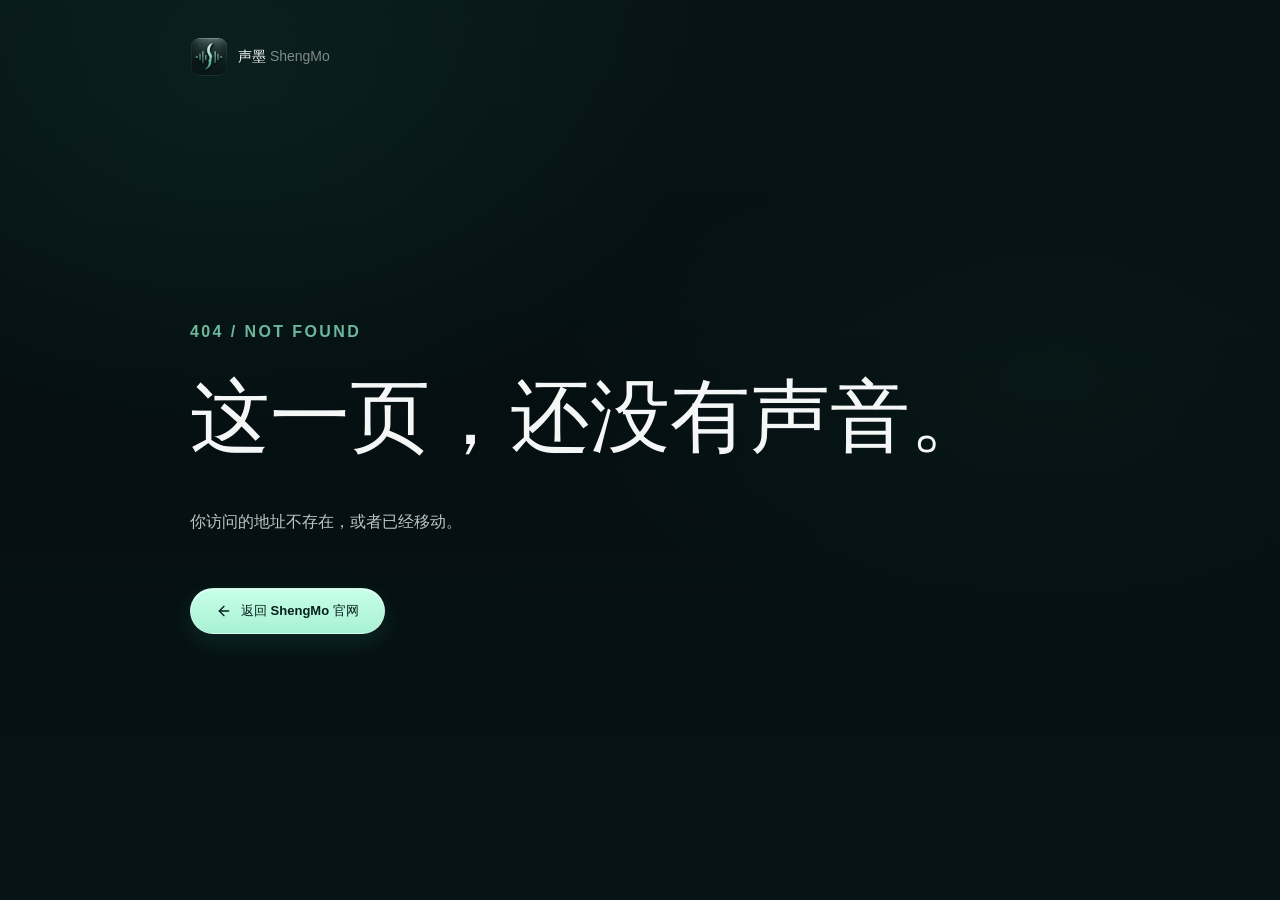
<file: support/index.html>
<!doctype html><html lang="zh-CN"><head><meta charset="UTF-8"/><meta name="viewport" content="width=device-width,initial-scale=1"/><meta name="theme-color" content="#071416"/><meta name="description" content="获取 ShengMo 安装、运行和订单问题支持。"/><meta name="robots" content="index,follow,max-image-preview:large"/><link rel="canonical" href="https://shengmoai.cn/support/"/><link rel="icon" href="/assets/brand/logo.png"/><link rel="apple-touch-icon" href="/assets/brand/logo.png"/><link rel="preload" as="image" href="/assets/product-ui/03-语音生成-新.png" fetchpriority="high"/><meta property="og:type" content="website"/><meta property="og:locale" content="zh_CN"/><meta property="og:site_name" content="ShengMo 声墨 AI"/><meta property="og:title" content="ShengMo 声墨 AI｜本地 AI 语音生成工作台"/><meta property="og:description" content="让声音成为你的创作能力。声音参考、情感控制与长文本工作流，主要在本地设备完成。"/><meta property="og:url" content="https://shengmoai.cn/"/><meta property="og:image" content="https://shengmoai.cn/assets/brand/splash-screen-reference.png"/><meta name="twitter:card" content="summary_large_image"/><meta name="twitter:title" content="ShengMo 声墨 AI｜本地 AI 语音生成工作台"/><meta name="twitter:description" content="声音参考、情感控制与长文本工作流，主要在本地设备完成。"/><meta name="twitter:image" content="https://shengmoai.cn/assets/brand/splash-screen-reference.png"/><script type="application/ld+json">{"@context":"https://schema.org","@type":"SoftwareApplication","name":"ShengMo 声墨 AI","applicationCategory":"MultimediaApplication","operatingSystem":"Windows 10, Windows 11","description":"Windows 本地 AI 语音生成工作台，提供声音参考、情感控制、长文本与批量工作流。","url":"https://shengmoai.cn/","softwareVersion":"0.1.29"}</script><style>.static-fallback{max-width:1080px;margin:0 auto;padding:48px 24px 80px;color:#e9f4f1;font:16px/1.8 system-ui,sans-serif}.static-fallback nav{display:flex;gap:20px;flex-wrap:wrap;margin-bottom:64px}.static-fallback a{color:#83e3c0}.static-fallback h1{font-size:clamp(36px,6vw,72px);line-height:1.08}.static-fallback h2{margin-top:48px}.static-fallback p{max-width:760px;color:#b7c8c3}@media(max-width:600px){.static-fallback{padding:28px 18px 60px}.static-fallback nav{margin-bottom:42px}}</style><title>支持与问题反馈｜ShengMo 声墨 AI</title>  <script type="module" crossorigin src="/assets/index-v0129-8b6110df0490.js"></script>
  <link rel="stylesheet" crossorigin href="/assets/index-GO4AMNdC.css">
</head><body><div id="root"><main data-static-fallback class="static-fallback"><nav aria-label="主要页面"><a href="/">首页</a><a href="/about/">关于我们</a><a href="/features/">产品功能</a><a href="/service/">服务与收费</a><a href="/contact/">联系我们</a><a href="/privacy/">隐私政策</a><a href="/terms/">用户协议</a></nav><h1>支持与问题反馈</h1><p>支持邮箱为 xiongjinbing799@gmail.com，也可使用客户端“关于”页面中的微信客服入口。</p><p>反馈时请提供版本、Build ID、系统环境和复现步骤，不要提供密码、验证码或支付密钥。</p><p><a href="/">返回 ShengMo 官网</a></p></main></div></body></html>
</file>
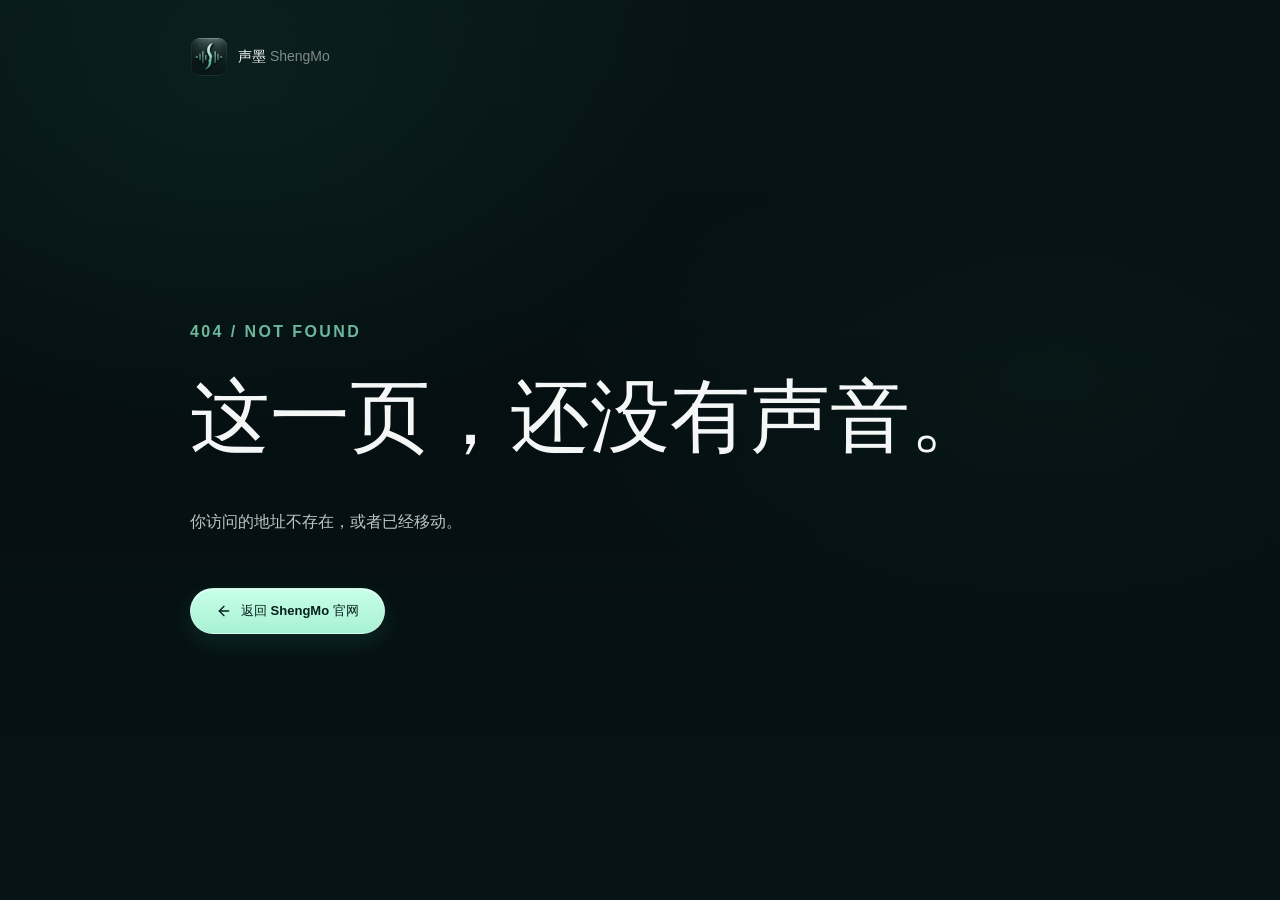
<file: terms/index.html>
<!doctype html><html lang="zh-CN"><head><meta charset="UTF-8"/><meta name="viewport" content="width=device-width,initial-scale=1"/><meta name="theme-color" content="#071416"/><meta name="description" content="使用 ShengMo 官网、Windows 客户端和相关服务的规则。"/><meta name="robots" content="index,follow,max-image-preview:large"/><link rel="canonical" href="https://shengmoai.cn/terms/"/><link rel="icon" href="/assets/brand/logo.png"/><link rel="apple-touch-icon" href="/assets/brand/logo.png"/><link rel="preload" as="image" href="/assets/product-ui/03-语音生成-新.png" fetchpriority="high"/><meta property="og:type" content="website"/><meta property="og:locale" content="zh_CN"/><meta property="og:site_name" content="ShengMo 声墨 AI"/><meta property="og:title" content="ShengMo 声墨 AI｜本地 AI 语音生成工作台"/><meta property="og:description" content="让声音成为你的创作能力。声音参考、情感控制与长文本工作流，主要在本地设备完成。"/><meta property="og:url" content="https://shengmoai.cn/"/><meta property="og:image" content="https://shengmoai.cn/assets/brand/splash-screen-reference.png"/><meta name="twitter:card" content="summary_large_image"/><meta name="twitter:title" content="ShengMo 声墨 AI｜本地 AI 语音生成工作台"/><meta name="twitter:description" content="声音参考、情感控制与长文本工作流，主要在本地设备完成。"/><meta name="twitter:image" content="https://shengmoai.cn/assets/brand/splash-screen-reference.png"/><script type="application/ld+json">{"@context":"https://schema.org","@type":"SoftwareApplication","name":"ShengMo 声墨 AI","applicationCategory":"MultimediaApplication","operatingSystem":"Windows 10, Windows 11","description":"Windows 本地 AI 语音生成工作台，提供声音参考、情感控制、长文本与批量工作流。","url":"https://shengmoai.cn/","softwareVersion":"0.1.29"}</script><style>.static-fallback{max-width:1080px;margin:0 auto;padding:48px 24px 80px;color:#e9f4f1;font:16px/1.8 system-ui,sans-serif}.static-fallback nav{display:flex;gap:20px;flex-wrap:wrap;margin-bottom:64px}.static-fallback a{color:#83e3c0}.static-fallback h1{font-size:clamp(36px,6vw,72px);line-height:1.08}.static-fallback h2{margin-top:48px}.static-fallback p{max-width:760px;color:#b7c8c3}@media(max-width:600px){.static-fallback{padding:28px 18px 60px}.static-fallback nav{margin-bottom:42px}}</style><title>用户协议｜ShengMo 声墨 AI</title>  <script type="module" crossorigin src="/assets/index-v0129-8b6110df0490.js"></script>
  <link rel="stylesheet" crossorigin href="/assets/index-GO4AMNdC.css">
</head><body><div id="root"><main data-static-fallback class="static-fallback"><nav aria-label="主要页面"><a href="/">首页</a><a href="/about/">关于我们</a><a href="/features/">产品功能</a><a href="/service/">服务与收费</a><a href="/contact/">联系我们</a><a href="/privacy/">隐私政策</a><a href="/terms/">用户协议</a></nav><h1>用户协议</h1><p>ShengMo 提供 Windows 客户端、本地 AI 语音生成工作流、账号、会员、订单、版本配置、客户端和模型下载等服务。</p><p>用户应确保输入文本、参考音频和其他素材来源合法，不得用于冒充他人、欺诈、骚扰、违法传播或侵犯第三方合法权益。</p><p>套餐、价格、计费周期和权益以客户端下单前的服务端确认信息为准。</p><p><a href="/">返回 ShengMo 官网</a></p></main></div></body></html>
</file>
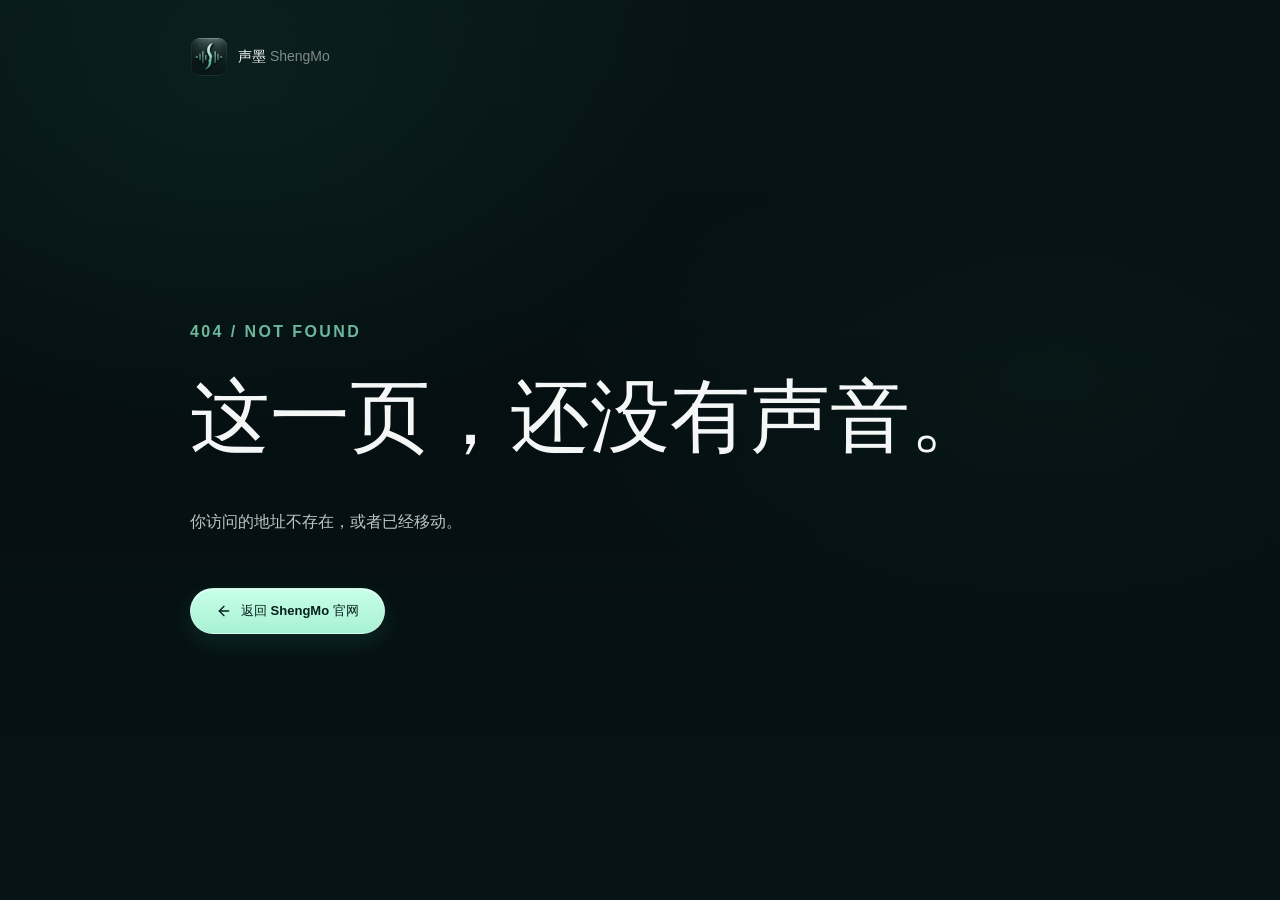
<file: payment/result/index.html>
<!doctype html><html lang="zh-CN"><head><meta charset="UTF-8"/><meta name="viewport" content="width=device-width,initial-scale=1"/><meta name="theme-color" content="#071416"/><meta name="description" content="查看 ShengMo 订单的服务端确认状态。"/><meta name="robots" content="index,follow,max-image-preview:large"/><link rel="canonical" href="https://shengmoai.cn/payment/result/"/><link rel="icon" href="/assets/brand/logo.png"/><link rel="apple-touch-icon" href="/assets/brand/logo.png"/><link rel="preload" as="image" href="/assets/product-ui/03-语音生成-新.png" fetchpriority="high"/><meta property="og:type" content="website"/><meta property="og:locale" content="zh_CN"/><meta property="og:site_name" content="ShengMo 声墨 AI"/><meta property="og:title" content="ShengMo 声墨 AI｜本地 AI 语音生成工作台"/><meta property="og:description" content="让声音成为你的创作能力。声音参考、情感控制与长文本工作流，主要在本地设备完成。"/><meta property="og:url" content="https://shengmoai.cn/"/><meta property="og:image" content="https://shengmoai.cn/assets/brand/splash-screen-reference.png"/><meta name="twitter:card" content="summary_large_image"/><meta name="twitter:title" content="ShengMo 声墨 AI｜本地 AI 语音生成工作台"/><meta name="twitter:description" content="声音参考、情感控制与长文本工作流，主要在本地设备完成。"/><meta name="twitter:image" content="https://shengmoai.cn/assets/brand/splash-screen-reference.png"/><script type="application/ld+json">{"@context":"https://schema.org","@type":"SoftwareApplication","name":"ShengMo 声墨 AI","applicationCategory":"MultimediaApplication","operatingSystem":"Windows 10, Windows 11","description":"Windows 本地 AI 语音生成工作台，提供声音参考、情感控制、长文本与批量工作流。","url":"https://shengmoai.cn/","softwareVersion":"0.1.29"}</script><style>.static-fallback{max-width:1080px;margin:0 auto;padding:48px 24px 80px;color:#e9f4f1;font:16px/1.8 system-ui,sans-serif}.static-fallback nav{display:flex;gap:20px;flex-wrap:wrap;margin-bottom:64px}.static-fallback a{color:#83e3c0}.static-fallback h1{font-size:clamp(36px,6vw,72px);line-height:1.08}.static-fallback h2{margin-top:48px}.static-fallback p{max-width:760px;color:#b7c8c3}@media(max-width:600px){.static-fallback{padding:28px 18px 60px}.static-fallback nav{margin-bottom:42px}}</style><title>支付结果｜ShengMo 声墨 AI</title>  <script type="module" crossorigin src="/assets/index-v0129-8b6110df0490.js"></script>
  <link rel="stylesheet" crossorigin href="/assets/index-GO4AMNdC.css">
</head><body><div id="root"><main data-static-fallback class="static-fallback"><nav aria-label="主要页面"><a href="/">首页</a><a href="/about/">关于我们</a><a href="/features/">产品功能</a><a href="/service/">服务与收费</a><a href="/contact/">联系我们</a><a href="/privacy/">隐私政策</a><a href="/terms/">用户协议</a></nav><h1>支付结果</h1><p>支付结果正在同步。页面不会依据 URL 参数直接认定支付成功，实际状态以支付宝异步通知、RSA2 验签和 ShengMo 服务端订单记录为准。</p><p>如果已经付款但状态尚未确认，请勿重复付款，可稍后重新检查或联系支持。</p><p><a href="/">返回 ShengMo 官网</a></p></main></div></body></html>
</file>
<file: assets/index-GO4AMNdC.css>
:root{font-family:Inter,PingFang SC,Microsoft YaHei,Segoe UI,Noto Sans SC,sans-serif;color:#f5f7f6;background:#061012;--bg:#061012;--text:#f5f7f6;--muted:rgba(245,247,246,.74);--dim:rgba(245,247,246,.48);--mint:#8be6c2;--line:rgba(201,234,221,.13);--layout:min(1400px, calc(100% - 112px) );--ease:cubic-bezier(.2,.7,.2,1)}*{box-sizing:border-box}html{scroll-behavior:smooth;scroll-padding-top:86px}body{margin:0;min-width:320px;background:radial-gradient(circle at 50% 0,rgba(33,102,83,.16),transparent 28%),var(--bg);color:var(--text);font-synthesis:none}a{color:inherit;text-decoration:none}button{font:inherit}figure,p,h1,h2,h3{margin:0}p{color:var(--muted);line-height:1.8}h1,h2,h3{font-family:Inter,PingFang SC,Microsoft YaHei,Segoe UI,Noto Sans SC,sans-serif;text-wrap:balance}.skip-link{position:fixed;z-index:99;left:16px;top:-70px;padding:10px 14px;background:#fff;color:#071212}.skip-link:focus{top:12px}.announcement{padding:9px 20px;text-align:center;background:#12332d;color:#d9fff0;font-size:12px}.site-header{position:fixed;z-index:50;top:14px;left:0;width:100%;padding:0 22px;transition:.3s var(--ease)}.nav-shell{width:min(1180px,100%);height:62px;margin:auto;padding:0 10px 0 16px;display:flex;align-items:center;justify-content:space-between;border:1px solid transparent;border-radius:16px;transition:.3s var(--ease)}.site-header.scrolled .nav-shell{border-color:var(--line);background:#050f10c7;box-shadow:0 12px 40px #0003;-webkit-backdrop-filter:blur(18px);backdrop-filter:blur(18px)}.brand{display:flex;align-items:center;gap:10px;font-size:14px;font-weight:600}.brand img{width:38px;height:38px;border-radius:10px}.brand b{font-weight:500;color:var(--dim)}.nav-links{display:flex;align-items:center;gap:28px}.nav-links a{position:relative;padding:20px 0;color:#f5f7f6ad;font-size:13px;transition:color .2s}.nav-links a:hover,.nav-links a.active{color:#fff}.nav-links a.active:after{content:"";position:absolute;bottom:12px;left:50%;width:4px;height:4px;border-radius:50%;background:var(--mint);transform:translate(-50%)}.nav-actions{display:flex;align-items:center}.menu{display:none;border:0;background:none;color:#fff}.button{min-height:46px;padding:0 25px;display:inline-flex;align-items:center;justify-content:center;gap:9px;border-radius:999px;background:#b8f1dc;color:#082018;font-size:13px;font-weight:600;transition:transform .2s var(--ease),filter .2s}.button:hover{transform:translateY(-1px);filter:brightness(1.06)}.button-quiet{min-height:42px;padding:0 20px}.link{display:inline-flex;align-items:center;gap:8px;color:#dceae5;font-size:13px;transition:color .2s,gap .2s}.link:hover{color:var(--mint);gap:11px}.eyebrow{color:#8be6c2c7;font-size:13px;font-weight:600;letter-spacing:.15em;line-height:1.3}.hero{position:relative;overflow:hidden;padding:190px 0 135px;background:linear-gradient(180deg,rgba(11,42,39,.52),rgba(6,16,18,.1) 62%,transparent)}.hero-aura{position:absolute;inset:-10% 0 auto;height:820px;background:radial-gradient(ellipse at 50% 32%,rgba(86,206,162,.12),rgba(10,58,49,.05) 42%,transparent 72%);pointer-events:none}.hero-copy{position:relative;z-index:2;width:min(820px,calc(100% - 40px));margin:auto;text-align:center}.hero h1{margin:26px 0 30px;font-size:clamp(60px,5vw,72px);font-weight:600;letter-spacing:.015em;line-height:1.14}.hero h1 span{font-size:.92em;font-weight:500;color:#f5f7f6c7}.hero-copy>p:not(.eyebrow):not(.hero-note){max-width:660px;margin:auto;font-size:18px;letter-spacing:.02em}.hero-actions{margin-top:34px;display:flex;align-items:center;justify-content:center;gap:24px}.hero-note{margin-top:17px;display:flex;justify-content:center;gap:18px;color:var(--dim);font-size:11px}.hero-product{--progress:0;position:relative;z-index:2;width:min(1350px,calc(100% - 80px));margin:92px auto 0;transform:translateY(calc((1 - var(--progress))*22px)) scale(calc(.96 + var(--progress)*.04));transform-origin:50% 30%;will-change:transform}.hero-product:before{content:"";position:absolute;z-index:-1;top:-13%;right:-5%;bottom:-13%;left:-5%;background:radial-gradient(ellipse,rgba(54,181,136,.13),transparent 68%);filter:blur(28px)}.product-shot img{display:block;width:100%;height:auto;object-fit:contain;object-position:center}.product-shot--hero{overflow:hidden;border:1px solid rgba(183,230,213,.2);border-radius:20px;background:#071517;box-shadow:0 45px 120px #00000080,0 0 90px #30ae8212}.product-caption{margin-top:20px;display:flex;justify-content:center;align-items:center;gap:8px;color:var(--dim);font-size:11px;letter-spacing:.08em}.product-caption span{width:5px;height:5px;border-radius:50%;background:var(--mint)}.section{width:var(--layout);margin:auto;padding:160px 0}.section h2{font-size:clamp(42px,3.8vw,56px);font-weight:550;letter-spacing:.018em;line-height:1.16}.section-copy>p,.section-head>p,.product-story-copy>p{font-size:18px;max-width:520px}.story-top{display:grid;grid-template-columns:minmax(0,1fr) minmax(520px,.9fr);gap:9vw;align-items:end;margin-bottom:65px}.section-copy .eyebrow,.section-head .eyebrow,.product-story-copy .eyebrow{margin-bottom:22px}.section-copy>p{margin-top:26px}.process{display:grid;grid-template-columns:repeat(3,1fr);gap:0;margin:0;padding:0;list-style:none}.process li{padding:0 24px;border-left:1px solid var(--line);display:flex;flex-direction:column;gap:9px}.process li span{color:var(--dim);font-size:11px}.process li strong{font-size:17px;font-weight:550}.process li small{color:var(--dim);font-size:12px}.visual-stage,.feature-visual{min-width:0;padding:clamp(28px,4vw,62px);border:1px solid rgba(190,231,215,.1);border-radius:22px;background:radial-gradient(circle at 50% 15%,rgba(95,213,169,.11),transparent 55%),linear-gradient(145deg,#0d2523,#081719);box-shadow:0 30px 90px #00000042;transition:transform .3s var(--ease),border-color .3s,box-shadow .3s,opacity .16s}.visual-stage:hover,.feature-visual:hover{transform:translateY(-2px);border-color:#bee7d730;box-shadow:0 38px 100px #00000057}.product-shot{min-width:0;width:100%}.product-shot--feature{overflow:hidden;border:1px solid rgba(201,234,221,.14);border-radius:15px;background:#fff;box-shadow:0 24px 65px #0000004d}.features{padding-top:130px}.section-head{max-width:790px;margin:0 auto 60px;text-align:center}.section-head>p{margin:24px auto 0}.feature-tabs{display:flex;justify-content:center;gap:4px;margin-bottom:24px;overflow-x:auto;scrollbar-width:none}.feature-tabs button{padding:11px 16px;border:0;border-radius:999px;background:transparent;color:var(--dim);cursor:pointer;white-space:nowrap;transition:.2s}.feature-tabs button span{margin-right:7px;font-size:10px}.feature-tabs button:hover{color:#fff}.feature-tabs button.selected{background:#8be6c21a;color:#effaf6}.feature-visual.switching{opacity:.2}.feature-copy{display:grid;grid-template-columns:1fr 1fr;align-items:end;gap:40px;margin-bottom:30px}.feature-copy h3{margin-top:8px;font-size:31px;font-weight:550}.feature-copy p{justify-self:end;max-width:430px;font-size:14px}.product-stories{padding-top:100px}.product-story{display:grid;grid-template-columns:minmax(300px,.34fr) minmax(0,.66fr);gap:6vw;align-items:center;padding:130px 0}.product-story.reverse{grid-template-columns:minmax(0,.66fr) minmax(300px,.34fr)}.product-story.reverse .product-story-copy{order:2}.product-story.reverse .visual-stage{order:1}.product-story-copy>span{display:block;margin-bottom:55px;color:var(--dim);font-size:11px}.product-story-copy h2{max-width:600px}.product-story-copy>p{margin-top:27px}.product-story .visual-stage{padding:clamp(24px,3.2vw,48px)}.pricing{padding-top:140px}.price-grid{display:grid;grid-template-columns:repeat(4,1fr);gap:12px}.price-grid article{min-height:490px;padding:34px 28px;display:flex;flex-direction:column;border:1px solid rgba(201,234,221,.1);border-radius:18px;background:#0c1c1e7a;transition:.25s var(--ease)}.price-grid article:hover{transform:translateY(-3px);border-color:#c9eadd33}.price-grid article.recommended{border-color:#8be6c24d;background:linear-gradient(155deg,#285b4b66,#0a1a1cb3)}.plan-top{display:flex;justify-content:space-between;align-items:center}.plan-top h3{font-size:17px;font-weight:600}.plan-top span{padding:5px 9px;border-radius:999px;background:#8be6c21a;color:var(--mint);font-size:10px}.price-grid article>p{margin-top:16px;font-size:13px}.price{margin:38px 0;font-size:clamp(46px,4vw,56px);font-weight:500;letter-spacing:-.03em}.price sup{margin-right:4px;font-size:16px}.price small{display:block;margin-top:10px;color:var(--dim);font-size:11px;font-weight:400}.price-grid ul{margin:0;padding:0;display:grid;gap:15px;list-style:none;flex:1}.price-grid li{display:flex;gap:9px;color:var(--muted);font-size:13px;line-height:1.55}.price-grid li svg{flex:none;color:var(--mint)}.price-grid article>a{min-height:46px;margin-top:30px;padding:0 14px;display:flex;align-items:center;justify-content:space-between;border:1px solid var(--line);border-radius:10px;color:#c6ddd5;font-size:13px;transition:.2s}.price-grid article>a:hover{border-color:#8be6c247;background:#8be6c20f;color:#fff}.download{position:relative;display:grid;grid-template-columns:1fr .8fr;gap:11vw;align-items:center;margin-top:80px;padding:145px max(32px,calc((100vw - 1400px)/2));width:100%;background:linear-gradient(140deg,#1340366b,#07141659)}.download-aura{display:none}.download-copy>img{width:82px;height:82px;margin-bottom:34px;border-radius:22px}.download-copy h2{margin:22px 0 25px}.download-copy>p:not(.eyebrow):not(.checksum){margin-bottom:30px;font-size:17px}.release-meta{display:flex;gap:18px;margin-top:18px;color:var(--dim);font-size:11px}.checksum{margin-top:13px;font-size:9px;overflow-wrap:anywhere}.checksum code{color:var(--dim)}.requirements>div{display:grid;grid-template-columns:40px 125px 1fr;align-items:center;padding:23px 0;border-bottom:1px solid var(--line)}.requirements svg{color:var(--mint)}.requirements dt{color:#e6eeeb}.requirements dd{margin:0;color:var(--muted);font-size:13px;line-height:1.6}.requirements>a{margin-top:27px;display:flex;gap:8px;align-items:center;color:var(--mint);font-size:13px}.faq{display:grid;grid-template-columns:.7fr 1.1fr;gap:11vw}.faq-list details{border-top:1px solid var(--line)}.faq-list summary{padding:24px 0;display:grid;grid-template-columns:42px 1fr 20px;align-items:center;color:#e3ebe8;cursor:pointer;list-style:none;transition:.2s}.faq-list summary::-webkit-details-marker{display:none}.faq-list summary span{color:var(--dim);font-size:10px}.faq-list summary svg{transition:transform .2s}.faq-list details[open] summary svg{transform:rotate(180deg)}.faq-list details p{padding:0 20px 25px 42px;font-size:14px}footer{width:var(--layout);margin:20px auto 0;border-top:1px solid var(--line)}.footer-main{padding:68px 0;display:grid;grid-template-columns:2fr repeat(3,1fr);gap:65px}.footer-main>div{display:flex;flex-direction:column;align-items:flex-start;gap:13px}.footer-main p,.footer-main a,.footer-main strong{font-size:12px}.footer-main>div>a:not(.brand){color:var(--dim)}.footer-main>div>a:hover{color:#fff}.footer-bottom{padding:22px 0;display:flex;justify-content:space-between;border-top:1px solid var(--line);color:var(--dim);font-size:10px}.resource-page{min-height:100vh;padding:38px max(28px,calc((100vw - 900px)/2));display:flex;flex-direction:column}.resource-page>.brand{align-self:flex-start}.resource-page>div{margin:auto 0;padding:100px 0}.resource-page h1{margin:22px 0 35px;font-size:clamp(48px,7vw,80px);font-weight:550}.resource-page p{max-width:720px;margin:18px 0;font-size:16px}.resource-page .link,.resource-page .button{margin-top:34px}.not-found h1{max-width:800px}[data-reveal]{opacity:0;transform:translateY(22px);transition:opacity .72s var(--ease),transform .72s var(--ease)}[data-reveal].is-visible{opacity:1;transform:none}@media(max-width:1100px){:root{--layout:min(100% - 64px,1400px)}.nav-links{gap:18px}.story-top,.product-story,.product-story.reverse{grid-template-columns:1fr;gap:50px}.product-story.reverse .product-story-copy,.product-story.reverse .visual-stage{order:initial}.price-grid{grid-template-columns:repeat(2,1fr)}.price-grid article{min-height:420px}.download{padding-inline:32px}}@media(max-width:760px){:root{--layout: calc(100% - 40px) }html{scroll-padding-top:76px}.site-header{top:9px;padding:0 11px}.nav-shell{height:58px;border-radius:15px}.brand img{width:34px;height:34px}.brand b,.nav-actions .button{display:none}.menu{display:flex;padding:8px}.nav-links{position:absolute;left:11px;right:11px;top:66px;padding:12px;display:none;flex-direction:column;align-items:stretch;gap:2px;border:1px solid var(--line);border-radius:15px;background:#061213f7;box-shadow:0 24px 60px #0006}.nav-links.open{display:flex}.nav-links a{padding:12px}.nav-links a.active:after{display:none}.hero{padding:135px 0 90px}.hero-copy{width:calc(100% - 40px)}.hero h1{font-size:clamp(36px,10.5vw,44px);line-height:1.17}.hero h1 span{font-size:.93em}.hero-copy>p:not(.eyebrow):not(.hero-note){font-size:15px}.hero-copy br{display:none}.hero-actions{margin-top:28px;flex-direction:column;gap:17px}.hero-note{flex-direction:column;gap:2px;line-height:1.6}.hero-product{width:calc(100% - 24px);margin-top:62px;transform:none}.product-shot--hero{border-radius:11px}.product-caption{font-size:9px}.section{padding:105px 0}.section h2{font-size:clamp(36px,10vw,44px);line-height:1.19}.section-copy>p,.section-head>p,.product-story-copy>p{font-size:15px}.story-top{gap:42px;margin-bottom:36px}.process{grid-template-columns:1fr}.process li{padding:17px 0;border-left:0;border-top:1px solid var(--line)}.visual-stage,.feature-visual{padding:14px;border-radius:14px}.product-shot--feature{border-radius:8px}.features{padding-top:90px}.section-head{margin-bottom:38px;text-align:left}.feature-tabs{justify-content:flex-start;margin-right:-20px}.feature-tabs button{padding:10px 12px}.feature-visual{display:flex;flex-direction:column}.feature-copy{grid-template-columns:1fr;gap:12px;margin-bottom:20px}.feature-copy p{justify-self:start}.product-story{padding:85px 0;gap:34px}.product-story-copy>span{margin-bottom:35px}.product-story-copy>p{margin-top:22px}.price-grid{grid-template-columns:1fr}.price-grid article{min-height:420px}.download{grid-template-columns:1fr;gap:70px;margin-top:30px;padding:105px 20px}.requirements>div{grid-template-columns:34px 90px 1fr}.faq{grid-template-columns:1fr;gap:48px}.footer-main{grid-template-columns:1fr 1fr;gap:42px 24px}.footer-main>div:first-child{grid-column:1/-1}.footer-bottom{flex-direction:column;gap:12px}.resource-page{padding:25px 22px}}@media(prefers-reduced-motion:reduce){html{scroll-behavior:auto}*,*:before,*:after{animation-duration:.01ms!important;transition-duration:.01ms!important}.hero-product{transform:none!important}[data-reveal]{opacity:1;transform:none}}:root{--muted:rgba(245,247,246,.78);--dim:rgba(245,247,246,.5);--line:rgba(237,255,248,.085);--glass:rgba(8,20,20,.46)}body{background:radial-gradient(ellipse at 18% 8%,rgba(35,114,91,.13),transparent 32%),radial-gradient(ellipse at 82% 43%,rgba(52,145,112,.055),transparent 34%),linear-gradient(180deg,#071416,#050f11 45%,#071315)}p{line-height:1.82}.nav-shell{border-color:#ffffff0b;border-radius:20px;background:#0610103d;box-shadow:inset 0 1px #ffffff09;backdrop-filter:blur(14px) saturate(120%);-webkit-backdrop-filter:blur(14px) saturate(120%)}.site-header.scrolled .nav-shell{border-color:#ffffff13;background:#050f10b3;box-shadow:0 12px 40px #0000002e,inset 0 1px #ffffff0e;backdrop-filter:blur(20px) saturate(125%);-webkit-backdrop-filter:blur(20px) saturate(125%)}.button{border:1px solid rgba(255,255,255,.24);background:linear-gradient(180deg,#c8ffe9,#a8f1d4);box-shadow:0 8px 24px #58ffcd1a,inset 0 1px #ffffff80;color:#06211d}.button:hover{filter:brightness(1.025);box-shadow:0 10px 28px #58ffcd21,inset 0 1px #ffffff94}.hero h1{font-weight:600;line-height:1.12;color:#fffffff5}.hero h1 span{font-weight:600;color:#f5f7f6cf}.section h2{font-weight:600;letter-spacing:.016em;line-height:1.15;color:#fafcfbf0}.product-shot--hero{border-color:#ffffff18;border-radius:18px;background:#07151780;box-shadow:0 20px 70px #00000061,inset 0 1px #ffffff0e,0 0 0 1px #78ffdc05}.visual-stage,.feature-visual{position:relative;padding:clamp(24px,3vw,40px);border-color:#ffffff16;border-radius:24px;background:radial-gradient(circle at 50% 45%,rgba(70,255,210,.055),transparent 60%),var(--glass);box-shadow:0 14px 50px #00000040,inset 0 1px #ffffff0e,0 0 0 1px #78ffdc05;backdrop-filter:blur(18px) saturate(120%);-webkit-backdrop-filter:blur(18px) saturate(120%)}.visual-stage:hover,.feature-visual:hover{border-color:#ffffff24;box-shadow:0 18px 58px #0000004d,inset 0 1px #ffffff12,0 0 36px #46ffd20b}.product-shot--feature{border-color:#ffffff17;border-radius:14px;box-shadow:0 18px 54px #00000040,inset 0 1px #ffffff0b}.price-grid article{border-color:#ffffff13;background:#0c1c1e6b;box-shadow:inset 0 1px #ffffff09;backdrop-filter:blur(16px) saturate(115%);-webkit-backdrop-filter:blur(16px) saturate(115%)}.price-grid article:hover{border-color:#ffffff2e;box-shadow:0 18px 52px #0000003d,inset 0 1px #ffffff0d}.price-grid article.recommended{border-color:#a0eed133;background:linear-gradient(155deg,#2557486b,#0a1a1c8c)}@media(max-width:760px){.nav-shell{border-radius:18px}.hero h1{font-weight:600;line-height:1.13}.hero h1 span{font-weight:600}.section h2{font-weight:600;line-height:1.16}.visual-stage,.feature-visual{padding:16px;border-radius:18px}.product-shot--hero,.product-shot--feature{border-radius:10px}}.product-stories{padding-top:48px;padding-bottom:72px}.product-story,.product-story.reverse{grid-template-columns:minmax(360px,36%) minmax(0,60%);gap:4%;padding:96px 0}.product-story.reverse{grid-template-columns:minmax(0,60%) minmax(360px,36%)}.product-story-copy>span{margin-bottom:28px}.product-story-copy h2{font-size:clamp(44px,3.5vw,52px);letter-spacing:.01em;line-height:1.15}.visual-stage,.feature-visual{width:100%;overflow:hidden;padding:18px;border:1px solid rgba(220,255,245,.08);background:linear-gradient(145deg,#122a266b,#06141347);box-shadow:0 24px 70px #00000042,inset 0 1px #ffffff0b;backdrop-filter:blur(18px) saturate(125%);-webkit-backdrop-filter:blur(18px) saturate(125%)}.visual-stage:before,.feature-visual:before{content:"";position:absolute;z-index:-1;top:0;right:0;bottom:0;left:0;border-radius:inherit;background:radial-gradient(circle at 52% 48%,rgba(70,255,210,.055),transparent 62%);pointer-events:none}.product-shot--feature{border:0;box-shadow:0 14px 44px #00000045}.nav-shell{background:#0714136b;border-color:#fff1;box-shadow:0 10px 35px #00000026,inset 0 1px #ffffff09;backdrop-filter:blur(18px) saturate(130%);-webkit-backdrop-filter:blur(18px) saturate(130%)}.site-header.scrolled .nav-shell{background:#071413a8}@media(max-width:1100px){.product-story,.product-story.reverse{grid-template-columns:1fr;gap:38px;padding:88px 0}.product-story.reverse .product-story-copy,.product-story.reverse .visual-stage{order:initial}.product-story-copy h2{max-width:720px}}@media(max-width:760px){.product-stories{padding-top:24px;padding-bottom:44px}.product-story,.product-story.reverse{gap:26px;padding:64px 0}.product-story-copy>span{margin-bottom:22px}.visual-stage,.feature-visual{padding:10px;border-radius:16px}}:root{--section-space-xl:112px;--section-space-lg:96px;--section-space-md:72px;--section-space-sm:56px}.section{padding-block:var(--section-space-lg)}.story{padding-top:var(--section-space-xl);padding-bottom:var(--section-space-sm)}.features{padding-top:var(--section-space-md);padding-bottom:var(--section-space-md)}.product-stories{padding-block:24px var(--section-space-md)}.product-story,.product-story.reverse{padding-block:var(--section-space-md)}.pricing{padding-top:var(--section-space-lg);padding-bottom:var(--section-space-lg)}.download{margin-top:0;padding-block:var(--section-space-xl)}.faq{padding-block:var(--section-space-lg)}footer{margin-top:0}.footer-main{padding-block:var(--section-space-md)}.section-copy .eyebrow,.section-head .eyebrow,.product-story-copy .eyebrow{margin-bottom:20px}.section-copy>p,.product-story-copy>p{margin-top:30px}.story-top,.section-head{margin-bottom:var(--section-space-sm)}.visual-stage,.feature-visual{border-color:#dcfff513;background:radial-gradient(circle at 48% 22%,rgba(62,183,144,.055),transparent 48%),linear-gradient(145deg,#0e2a2552,#06141233);box-shadow:0 20px 60px #00000038,inset 0 1px #ffffff0a;backdrop-filter:blur(24px) saturate(145%);-webkit-backdrop-filter:blur(24px) saturate(145%)}.visual-stage:hover,.feature-visual:hover{border-color:#dcfff51a;box-shadow:0 24px 66px #00000040,inset 0 1px #ffffff0d}.product-shot--hero{border-color:#dcfff513;background:linear-gradient(145deg,#0e2a254d,#0614122e);box-shadow:0 20px 60px #00000040,inset 0 1px #ffffff0a}.nav-shell{background:#0716146b;border-color:#dcfff514;box-shadow:0 10px 28px #0000002e,inset 0 1px #ffffff0d;backdrop-filter:blur(22px) saturate(145%);-webkit-backdrop-filter:blur(22px) saturate(145%)}.site-header.scrolled .nav-shell{background:#07161494;border-color:#dcfff516;box-shadow:0 12px 32px #0003,inset 0 1px #ffffff0d;backdrop-filter:blur(22px) saturate(145%);-webkit-backdrop-filter:blur(22px) saturate(145%)}@media(max-width:1100px){:root{--section-space-xl:96px;--section-space-lg:82px;--section-space-md:64px;--section-space-sm:48px}.product-story,.product-story.reverse{padding-block:var(--section-space-md)}}@media(max-width:760px){:root{--section-space-xl:72px;--section-space-lg:64px;--section-space-md:56px;--section-space-sm:44px}.section{padding-block:var(--section-space-lg)}.story{padding-top:var(--section-space-xl);padding-bottom:var(--section-space-sm)}.features{padding-block:var(--section-space-sm)}.product-stories{padding-block:16px var(--section-space-sm)}.product-story,.product-story.reverse{padding-block:var(--section-space-sm)}.pricing,.faq{padding-block:var(--section-space-lg)}.download{padding-block:var(--section-space-xl)}.footer-main{padding-block:var(--section-space-sm)}.story-top,.section-head{margin-bottom:var(--section-space-sm)}}.product-story,.product-story.reverse{padding-block:44px}.product-story .visual-stage,.intro-product.visual-stage,.feature-visual{padding:10px}.visual-stage,.feature-visual{border-color:#dcfff50e;background:linear-gradient(145deg,#0e2a252e,#04100e14);box-shadow:0 18px 48px #0000002e,inset 0 1px #ffffff08;backdrop-filter:blur(28px) saturate(160%);-webkit-backdrop-filter:blur(28px) saturate(160%)}.visual-stage:before,.feature-visual:before{z-index:0;background:radial-gradient(circle at 50% 20%,rgba(73,221,169,.075),transparent 58%)}.visual-stage>.product-shot,.feature-visual>.product-shot,.feature-visual>.feature-copy{position:relative;z-index:1}.visual-stage:hover,.feature-visual:hover{border-color:#dcfff514;box-shadow:0 22px 54px #00000036,inset 0 1px #ffffff09}.product-shot--feature{border-radius:12px;box-shadow:0 10px 32px #0003}.product-shot--hero{border-color:#dcfff50e;background:#0512101a;box-shadow:0 18px 48px #00000038,inset 0 1px #ffffff08}.nav-shell{background:#07161447;border-color:#dcfff50f;box-shadow:0 8px 24px #00000024,inset 0 1px #ffffff09;backdrop-filter:blur(26px) saturate(160%);-webkit-backdrop-filter:blur(26px) saturate(160%)}.site-header.scrolled .nav-shell{background:#07161475;border-color:#dcfff512;backdrop-filter:blur(26px) saturate(160%);-webkit-backdrop-filter:blur(26px) saturate(160%)}@media(max-width:1100px){.product-story,.product-story.reverse{padding-block:40px}}@media(max-width:760px){.product-story,.product-story.reverse{padding-block:34px}.product-story .visual-stage,.intro-product.visual-stage,.feature-visual{padding:6px}.visual-stage,.feature-visual{border-radius:13px}.product-shot--feature{border-radius:8px}}.process li{gap:7px}.process li strong{margin-top:0}.feature-tabs button{padding-inline:19px}.product-story-copy .eyebrow{margin-top:0}.faq-list summary{grid-template-columns:1fr 20px;column-gap:18px}.faq-list details p{padding-left:0}.nav-shell{position:relative;overflow:hidden;background:linear-gradient(180deg,#0a1c184f,#0816142b);border-color:#e6fff813;box-shadow:0 10px 30px #00000029,inset 0 1px #ffffff0d,inset 0 -1px #ffffff04;backdrop-filter:blur(30px) saturate(170%) brightness(1.04);-webkit-backdrop-filter:blur(30px) saturate(170%) brightness(1.04)}.site-header.scrolled .nav-shell{background:linear-gradient(180deg,#0a1c186e,#08161445);border-color:#e6fff816;backdrop-filter:blur(30px) saturate(170%) brightness(1.04);-webkit-backdrop-filter:blur(30px) saturate(170%) brightness(1.04)}.nav-shell:before{content:"";position:absolute;z-index:0;top:0;right:0;bottom:0;left:0;pointer-events:none;background:linear-gradient(112deg,rgba(255,255,255,.055) 0%,rgba(184,255,232,.018) 24%,transparent 48%,rgba(255,255,255,.012) 76%,transparent 100%)}.nav-shell>*{position:relative;z-index:1}.visual-stage,.feature-visual{background:radial-gradient(ellipse at 16% 0,rgba(178,255,230,.06),transparent 36%),linear-gradient(135deg,#12302933,#0816141a);border-color:#ebfff811;box-shadow:0 18px 48px #0000002e,inset 0 1px #ffffff0b,inset 0 -1px #ffffff03;backdrop-filter:blur(32px) saturate(165%) brightness(1.035);-webkit-backdrop-filter:blur(32px) saturate(165%) brightness(1.035)}.visual-stage:after,.feature-visual:after{content:"";position:absolute;z-index:2;top:0;right:0;bottom:0;left:0;border-radius:inherit;pointer-events:none;background:linear-gradient(124deg,rgba(255,255,255,.045) 0%,rgba(193,255,235,.014) 19%,transparent 43%,rgba(255,255,255,.008) 72%,transparent 100%);box-shadow:inset 1px 0 #ffffff05}.visual-stage:hover,.feature-visual:hover{border-color:#ebfff816;box-shadow:0 22px 54px #0003,inset 0 1px #ffffff0e,inset 0 -1px #ffffff04}.product-shot--hero{position:relative;border-color:#ebfff811;background:#08161414;box-shadow:0 18px 48px #0003,inset 0 1px #ffffff0a,inset 0 -1px #ffffff03}.product-shot--hero:after{content:"";position:absolute;top:0;right:0;bottom:0;left:0;pointer-events:none;background:linear-gradient(125deg,rgba(255,255,255,.035),transparent 28%,transparent 75%,rgba(177,255,231,.012));box-shadow:inset 1px 0 #ffffff05}@media(max-width:760px){.feature-tabs button{padding-inline:15px}.faq-list summary{grid-template-columns:1fr 18px;column-gap:12px}}:root{--motion-quick:.22s;--motion-medium:.36s;--motion-reveal:.76s;--motion-ease:cubic-bezier(.22,1,.36,1)}.site-header{transition:transform var(--motion-medium) var(--motion-ease)}.nav-shell{isolation:isolate;transition:background var(--motion-medium) var(--motion-ease),border-color var(--motion-medium) var(--motion-ease),box-shadow var(--motion-medium) var(--motion-ease),backdrop-filter var(--motion-medium) var(--motion-ease)}.site-header.scrolled{transform:translateY(-2px)}.site-header.scrolled .nav-shell{box-shadow:0 14px 38px #0000002e,inset 0 1px #fff1,inset 0 -1px #ffffff05}.nav-shell:before{background-size:220% 100%;animation:glass-drift 18s ease-in-out infinite alternate}.nav-shell:after{content:"";position:absolute;z-index:0;top:0;right:0;bottom:0;left:0;border-radius:inherit;pointer-events:none;background:radial-gradient(ellipse at 18% -30%,rgba(226,255,247,.11),transparent 42%),linear-gradient(180deg,rgba(255,255,255,.028),transparent 24%,transparent 76%,rgba(90,211,171,.012));box-shadow:inset 0 1px #ffffff0e,inset 1px 0 #cdffef06}.nav-links a{transition:color var(--motion-quick) ease,opacity var(--motion-quick) ease,text-shadow var(--motion-quick) ease}.nav-links a:hover{color:#fffffff5;text-shadow:0 0 18px rgba(172,255,226,.12)}.nav-links a.active:after{width:14px;height:2px;bottom:10px;border-radius:99px;background:linear-gradient(90deg,transparent,var(--mint),transparent);box-shadow:0 0 10px #8be6c24d;transition:width var(--motion-medium) var(--motion-ease),opacity var(--motion-quick) ease}.button{transition:transform var(--motion-quick) var(--motion-ease),filter var(--motion-quick) ease,box-shadow var(--motion-medium) var(--motion-ease),border-color var(--motion-quick) ease}.button:hover{transform:translateY(-2px);filter:brightness(1.045) saturate(1.04);border-color:#ffffff57;box-shadow:0 12px 30px #58ffcd26,inset 0 1px #ffffffad,inset 0 -1px #07372814}.button:active{transform:translateY(0);filter:brightness(.99);box-shadow:0 5px 16px #58ffcd1a,inset 0 1px 2px #052d221f}.button svg,.link svg,.price-grid article>a svg,.requirements>a svg{transition:transform var(--motion-quick) var(--motion-ease)}.button:hover svg{transform:translateY(1px)}.link:hover svg,.price-grid article>a:hover svg,.requirements>a:hover svg{transform:translate(2px)}.feature-tabs button{transition:color var(--motion-quick) ease,background var(--motion-medium) var(--motion-ease),box-shadow var(--motion-medium) var(--motion-ease),transform var(--motion-quick) var(--motion-ease)}.feature-tabs button:hover{transform:translateY(-1px);background:#8be6c20b;text-shadow:0 0 16px rgba(139,230,194,.1)}.feature-tabs button:active{transform:translateY(0)}.feature-tabs button.selected{box-shadow:inset 0 1px #ffffff0b,0 8px 22px #00000014}[data-reveal]{transition:opacity var(--motion-reveal) var(--motion-ease),transform var(--motion-reveal) var(--motion-ease)}.story-top .process[data-reveal],.feature-stage[data-reveal],.requirements[data-reveal],.faq-list[data-reveal]{transition-delay:90ms}.intro-product[data-reveal]{transition-delay:.15s}.product-story[data-reveal] .product-story-copy{transition:opacity .65s var(--motion-ease),transform .65s var(--motion-ease)}.product-story[data-reveal] .visual-stage{transition-delay:.11s}.product-story[data-reveal]:not(.is-visible) .product-story-copy{opacity:0;transform:translateY(18px)}.product-story[data-reveal].is-visible .product-story-copy{opacity:1;transform:none}.hero-aura{--drift:0px;transform:translate3d(0,var(--drift),0);transition:transform .12s linear;will-change:transform}.visual-stage,.feature-visual{isolation:isolate;transition:transform var(--motion-medium) var(--motion-ease),border-color var(--motion-medium) ease,box-shadow var(--motion-medium) var(--motion-ease),opacity var(--motion-quick) ease,background var(--motion-medium) ease}.visual-stage:before,.feature-visual:before{background:radial-gradient(ellipse at 16% -8%,rgba(213,255,241,.105),transparent 35%),radial-gradient(circle at 76% 112%,rgba(33,150,117,.075),transparent 46%),linear-gradient(112deg,rgba(44,142,113,.035),transparent 34%,rgba(181,255,232,.018) 54%,transparent 78%);filter:saturate(1.08)}.visual-stage:after,.feature-visual:after{background-size:210% 100%;background-position:0 0;transition:opacity var(--motion-medium) ease,background-position .9s var(--motion-ease);opacity:.78;box-shadow:inset 1px 0 #ffffff07,inset 0 1px #ffffff06,inset -1px 0 #49b89503}.visual-stage:hover,.feature-visual:hover{transform:translateY(-4px);border-color:#ebfff81a;box-shadow:0 26px 62px #0000003b,0 0 42px #46ffd206,inset 0 1px #ffffff12,inset 0 -1px #ffffff05}.visual-stage:hover:after,.feature-visual:hover:after{opacity:1;background-position:64% 0}.product-shot--hero{transition:transform .6s var(--motion-ease),border-color var(--motion-medium) ease,box-shadow var(--motion-medium) var(--motion-ease)}.product-shot--hero:hover{transform:translateY(-3px);border-color:#ebfff818;box-shadow:0 26px 68px #00000040,0 0 54px #46ffd209,inset 0 1px #fff1}.product-shot--hero:after{background-size:210% 100%;transition:background-position 1s var(--motion-ease),opacity var(--motion-medium) ease;opacity:.75}.product-shot--hero:hover:after{background-position:70% 0;opacity:1}.price-grid article{transition:transform var(--motion-medium) var(--motion-ease),border-color var(--motion-medium) ease,box-shadow var(--motion-medium) var(--motion-ease),background var(--motion-medium) ease}.price-grid article:hover{transform:translateY(-4px);box-shadow:0 20px 52px #00000038,inset 0 1px #ffffff0e}.faq-list summary:hover{color:#fff}.faq-list summary:hover svg{transform:translateY(1px)}.faq-list details[open] summary:hover svg{transform:rotate(180deg) translateY(-1px)}@keyframes glass-drift{0%{background-position:0 0}to{background-position:65% 0}}@media(max-width:760px){.visual-stage:hover,.feature-visual:hover,.product-shot--hero:hover,.price-grid article:hover{transform:none}.hero-aura{will-change:auto}}@media(prefers-reduced-motion:reduce){.nav-shell:before{animation:none}.site-header.scrolled{transform:none}.hero-aura{transform:none!important;will-change:auto}.product-story[data-reveal] .product-story-copy{opacity:1!important;transform:none!important}.visual-stage:hover,.feature-visual:hover,.product-shot--hero:hover,.price-grid article:hover,.button:hover,.feature-tabs button:hover{transform:none!important}}.footer-bottom{display:grid;grid-template-columns:1fr auto 1fr;align-items:center;gap:24px}.footer-bottom .icp-link{justify-self:end;color:#f5f7f661;transition:color var(--motion-quick) ease}.footer-bottom .icp-link:hover,.footer-bottom .icp-link:focus-visible{color:#b8f1dbad}@media(max-width:760px){.footer-bottom{grid-template-columns:1fr;gap:8px;align-items:start}.footer-bottom .icp-link{justify-self:start}}.feature-visual .feature-copy{display:block;text-align:center}.feature-visual .feature-copy h3{margin-top:0}.feature-visual .feature-copy>p{max-width:560px;margin:12px auto 0;justify-self:auto}.payment-result-page{position:relative;min-height:100svh;overflow:hidden;display:grid;place-items:center;padding:120px 24px 72px;background:radial-gradient(circle at 50% 18%,rgba(45,137,108,.2),transparent 34%),linear-gradient(180deg,#071416,#050f11 62%,#071315)}.payment-result-aura{position:absolute;width:min(760px,90vw);height:min(760px,90vw);border-radius:50%;background:radial-gradient(circle,rgba(74,218,170,.07),transparent 66%);filter:blur(20px);pointer-events:none}.payment-result-brand{position:absolute;top:34px;left:50%;transform:translate(-50%);display:flex;align-items:center;gap:11px;font-size:15px;font-weight:600;color:#f5f7f6}.payment-result-brand img{border-radius:12px;box-shadow:0 10px 30px #0006}.payment-result-brand b{font-weight:500;color:#f5f7f680}.payment-result-card{position:relative;width:min(560px,100%);padding:56px 48px 42px;text-align:center;border:1px solid rgba(220,255,245,.11);border-radius:26px;background:linear-gradient(145deg,#112b2594,#06141261);box-shadow:0 28px 90px #00000061,inset 0 1px #ffffff12;backdrop-filter:blur(26px) saturate(145%);-webkit-backdrop-filter:blur(26px) saturate(145%)}.payment-result-icon{width:66px;height:66px;margin:0 auto 25px;display:grid;place-items:center;border-radius:50%;color:#a8f1d4;background:#8be6c214;border:1px solid rgba(139,230,194,.16);box-shadow:0 0 38px #41e0ad14}.payment-result-icon svg{width:30px;height:30px}.payment-result-kicker{margin-bottom:12px;color:#8be6c2;font-size:12px;font-weight:700;letter-spacing:.2em}.payment-result-card h1{font-size:clamp(30px,5vw,42px);font-weight:600;letter-spacing:.01em;line-height:1.2;color:#f9fbfa}.payment-result-description{max-width:420px;margin:19px auto 0;font-size:16px;line-height:1.8;color:#f5f7f6b8}.payment-result-loading{height:46px;margin-top:27px;display:flex;align-items:center;justify-content:center;gap:7px}.payment-result-loading span{width:6px;height:6px;border-radius:50%;background:#8be6c2;animation:payment-dot 1.2s ease-in-out infinite}.payment-result-loading span:nth-child(2){animation-delay:.16s}.payment-result-loading span:nth-child(3){animation-delay:.32s}.payment-result-spinner{animation:payment-spin 1s linear infinite}.payment-result-actions{margin-top:31px;display:flex;align-items:center;justify-content:center;gap:13px;flex-wrap:wrap}.payment-result-actions .button{border:1px solid rgba(255,255,255,.24);cursor:pointer}.payment-result-secondary{min-height:46px;padding:0 24px;display:inline-flex;align-items:center;justify-content:center;border:1px solid rgba(225,255,246,.12);border-radius:999px;color:#f5f7f6d1;font-size:13px;font-weight:600;transition:border-color .2s,color .2s,background .2s}.payment-result-secondary:hover{color:#fff;border-color:#e1fff638;background:#ffffff06}.payment-result-security{margin-top:34px;padding-top:22px;border-top:1px solid rgba(225,255,246,.08);font-size:12px;line-height:1.7;color:#f5f7f66b}.payment-result-card--success .payment-result-icon{color:#b8f1dc}.payment-result-card--processing .payment-result-icon{color:#aee7d4}.payment-result-card--unconfirmed .payment-result-icon{color:#b8c9c3}@keyframes payment-spin{to{transform:rotate(360deg)}}@keyframes payment-dot{0%,60%,to{opacity:.32;transform:translateY(0)}30%{opacity:1;transform:translateY(-5px)}}@media(max-width:600px){.payment-result-page{padding:104px 18px 40px}.payment-result-brand{top:26px}.payment-result-card{padding:43px 24px 30px;border-radius:21px}.payment-result-icon{width:58px;height:58px;margin-bottom:22px}.payment-result-description{font-size:15px}.payment-result-actions{align-items:stretch;flex-direction:column}.payment-result-actions .button,.payment-result-secondary{width:100%}.payment-result-security{margin-top:28px}}@media(prefers-reduced-motion:reduce){.payment-result-spinner,.payment-result-loading span{animation:none}.payment-result-loading span{opacity:.72}}.business-header{position:relative;z-index:20;padding:18px 22px 0}.business-header .nav-shell{background:linear-gradient(180deg,#0a1c186e,#08161445);border-color:#e6fff816}.business-page{width:min(1120px,calc(100% - 48px));margin:0 auto;padding:104px 0 120px}.business-hero{max-width:860px;padding-bottom:78px}.business-hero h1{margin:24px 0 28px;font-size:clamp(48px,6vw,76px);font-weight:600;line-height:1.12;letter-spacing:.005em}.business-hero>p:not(.eyebrow){max-width:760px;font-size:18px;line-height:1.85}.business-hero>span{display:block;margin-top:22px;color:var(--dim);font-size:12px}.business-section{padding:64px 0;border-top:1px solid var(--line)}.business-section-heading{display:grid;grid-template-columns:42px 1fr;align-items:baseline;gap:16px;margin-bottom:32px}.business-section-heading>span{color:var(--dim);font-size:11px}.business-section h2{font-size:clamp(30px,4vw,44px);font-weight:600;line-height:1.2}.business-section>p{max-width:840px;margin-top:16px;font-size:16px;line-height:1.85}.business-grid{display:grid;grid-template-columns:repeat(2,minmax(0,1fr));gap:12px}.business-grid article{min-height:160px;padding:28px;border:1px solid rgba(220,255,245,.09);border-radius:18px;background:#0c1c1e8c;box-shadow:inset 0 1px #ffffff09}.business-grid h3{font-size:18px;font-weight:600}.business-grid p{margin-top:13px;font-size:14px;line-height:1.75}.business-grid a{margin-top:20px;display:inline-flex;align-items:center;gap:7px;color:var(--mint);font-size:13px}.business-pricing{display:grid;grid-template-columns:repeat(4,minmax(0,1fr));gap:10px}.business-pricing article{padding:26px 22px;border:1px solid rgba(220,255,245,.09);border-radius:17px;background:#0c1c1e8c}.business-pricing h3{font-size:17px}.business-pricing article p{margin-top:8px;font-size:12px}.business-pricing article>strong{display:block;margin-top:28px;font-size:34px;font-weight:550}.business-pricing article>span{display:block;margin-top:4px;color:var(--dim);font-size:11px}.business-pricing ul{margin:24px 0 0;padding:18px 0 0;border-top:1px solid var(--line);list-style:none}.business-pricing li{margin-top:10px;color:var(--muted);font-size:12px;line-height:1.5}.business-note{color:var(--dim)!important;font-size:12px!important}.business-back{margin-top:24px;display:inline-flex;align-items:center;gap:8px;color:var(--muted);font-size:13px}.business-back:hover{color:var(--mint)}@media(max-width:1000px){.business-header .nav-shell{height:auto;min-height:62px}.business-header .nav-links{gap:18px}.business-header .nav-links a{font-size:12px}.business-pricing{grid-template-columns:repeat(2,minmax(0,1fr))}}@media(max-width:760px){.business-header{padding:12px 14px 0}.business-header .nav-shell{min-height:58px}.business-page{width:min(100% - 36px,680px);padding:74px 0 82px}.business-hero{padding-bottom:54px}.business-hero h1{margin:20px 0 22px;font-size:clamp(38px,12vw,52px)}.business-hero>p:not(.eyebrow){font-size:15px}.business-section{padding:46px 0}.business-section-heading{grid-template-columns:32px 1fr;gap:8px;margin-bottom:24px}.business-section h2{font-size:30px}.business-section>p{font-size:15px}.business-grid,.business-pricing{grid-template-columns:1fr}.business-grid article{min-height:0;padding:23px}.business-header .nav-links.open{top:68px}}
</file>
<file: invite/invite.css>
:root { color-scheme: dark; font-family: system-ui, sans-serif; color: #e9f7f5; background: #101e21; }
body { margin: 0; }
main { width: min(42rem, calc(100% - 2rem)); margin: 4rem auto; line-height: 1.65; }
section { border: 1px solid #31635d; border-radius: 14px; background: #162c2d; padding: 1rem 1.25rem; margin: 1.5rem 0; }
h2 { font-size: 1rem; margin: 0 0 .75rem; }
code { margin-right: .75rem; overflow-wrap: anywhere; user-select: all; }
a { color: #70e0cd; }
button, .download { display: inline-block; border: 0; border-radius: .5rem; background: #6ee2cb; color: #112524; padding: .6rem .9rem; font: inherit; font-weight: 700; text-decoration: none; cursor: pointer; }
</file>
